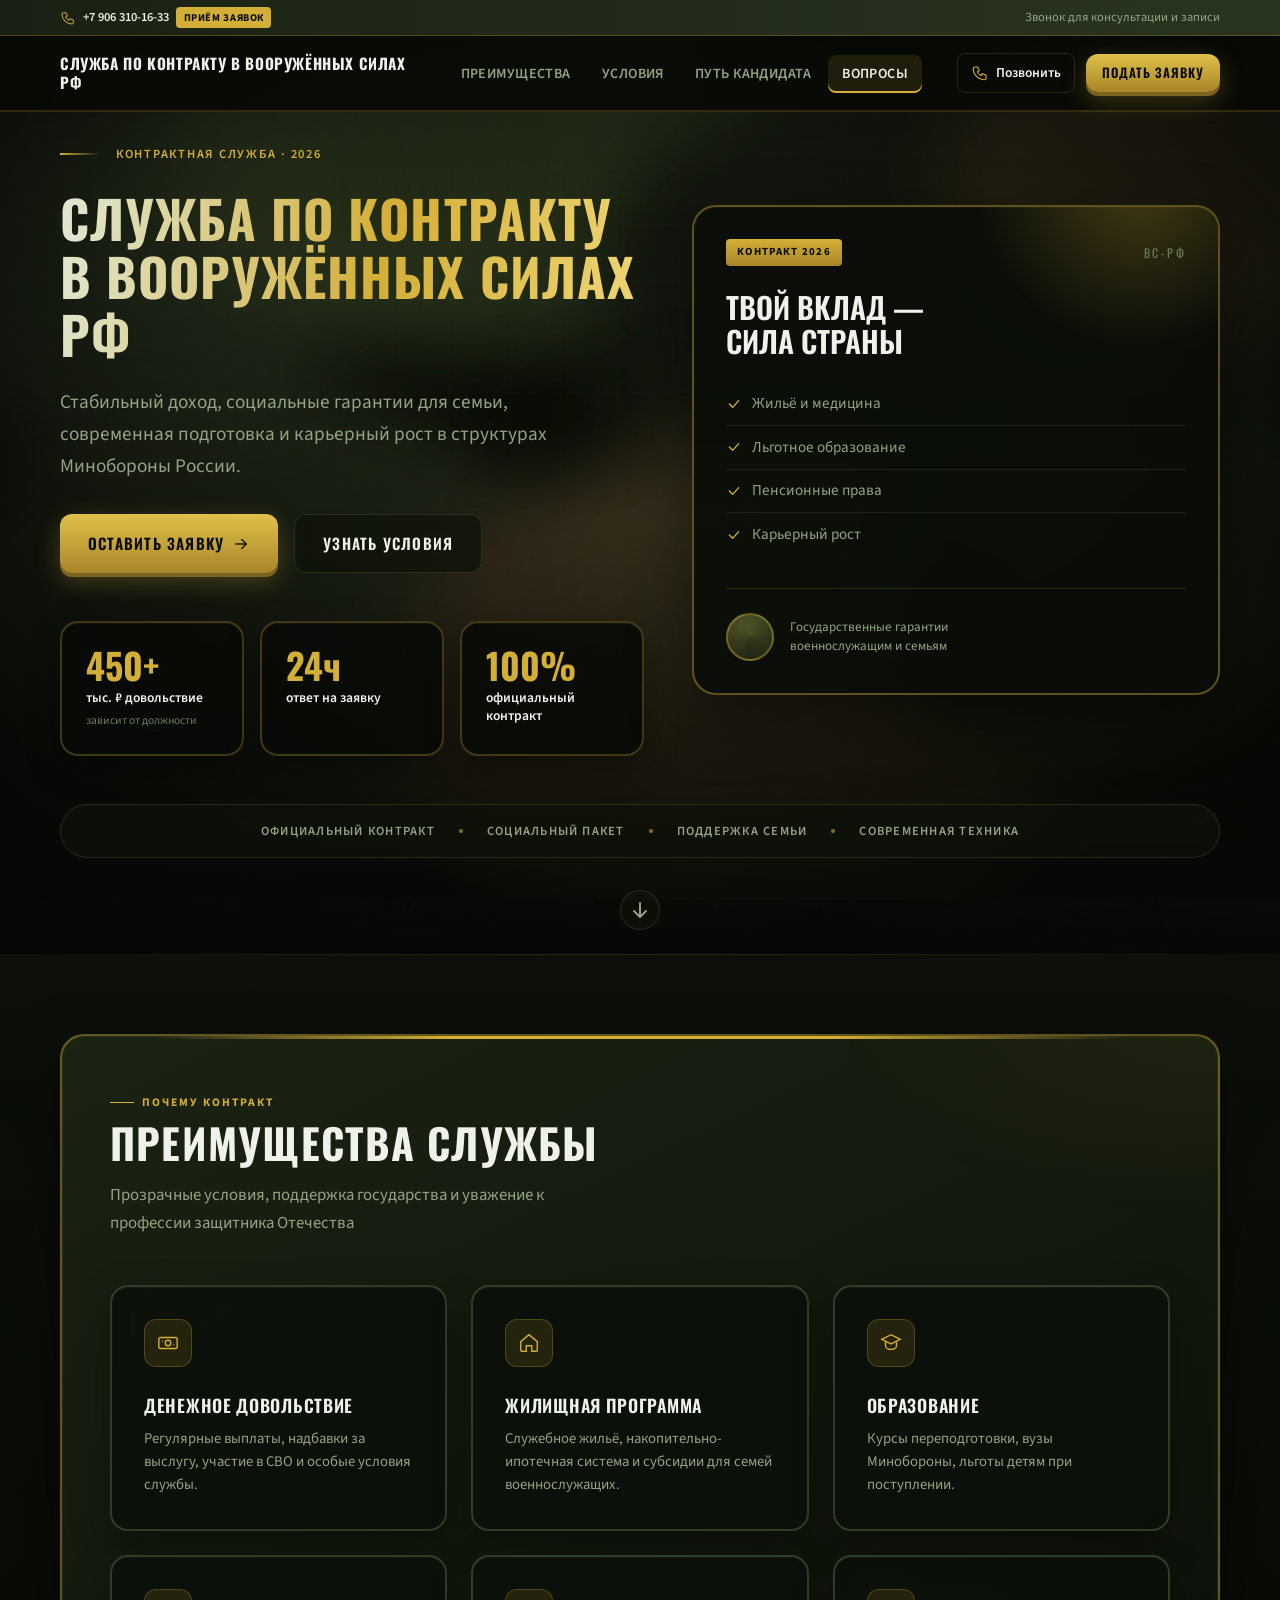
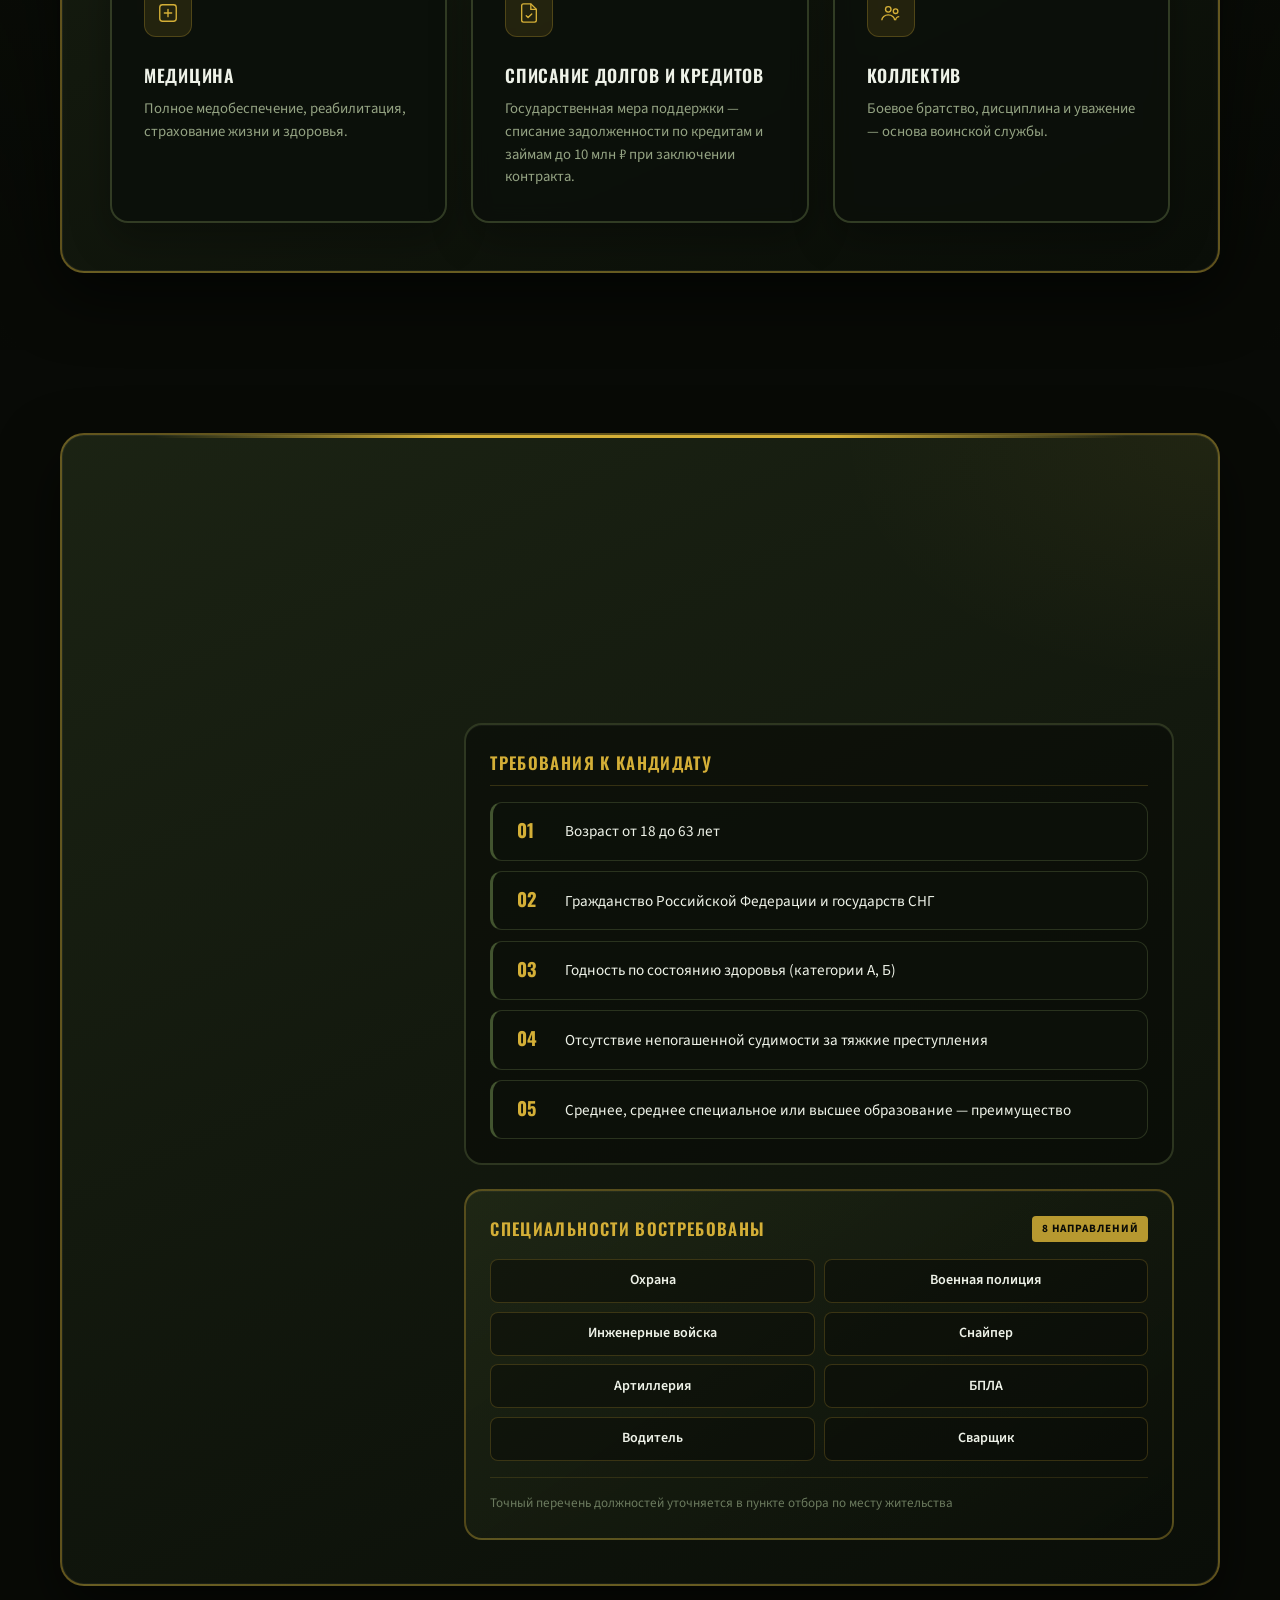
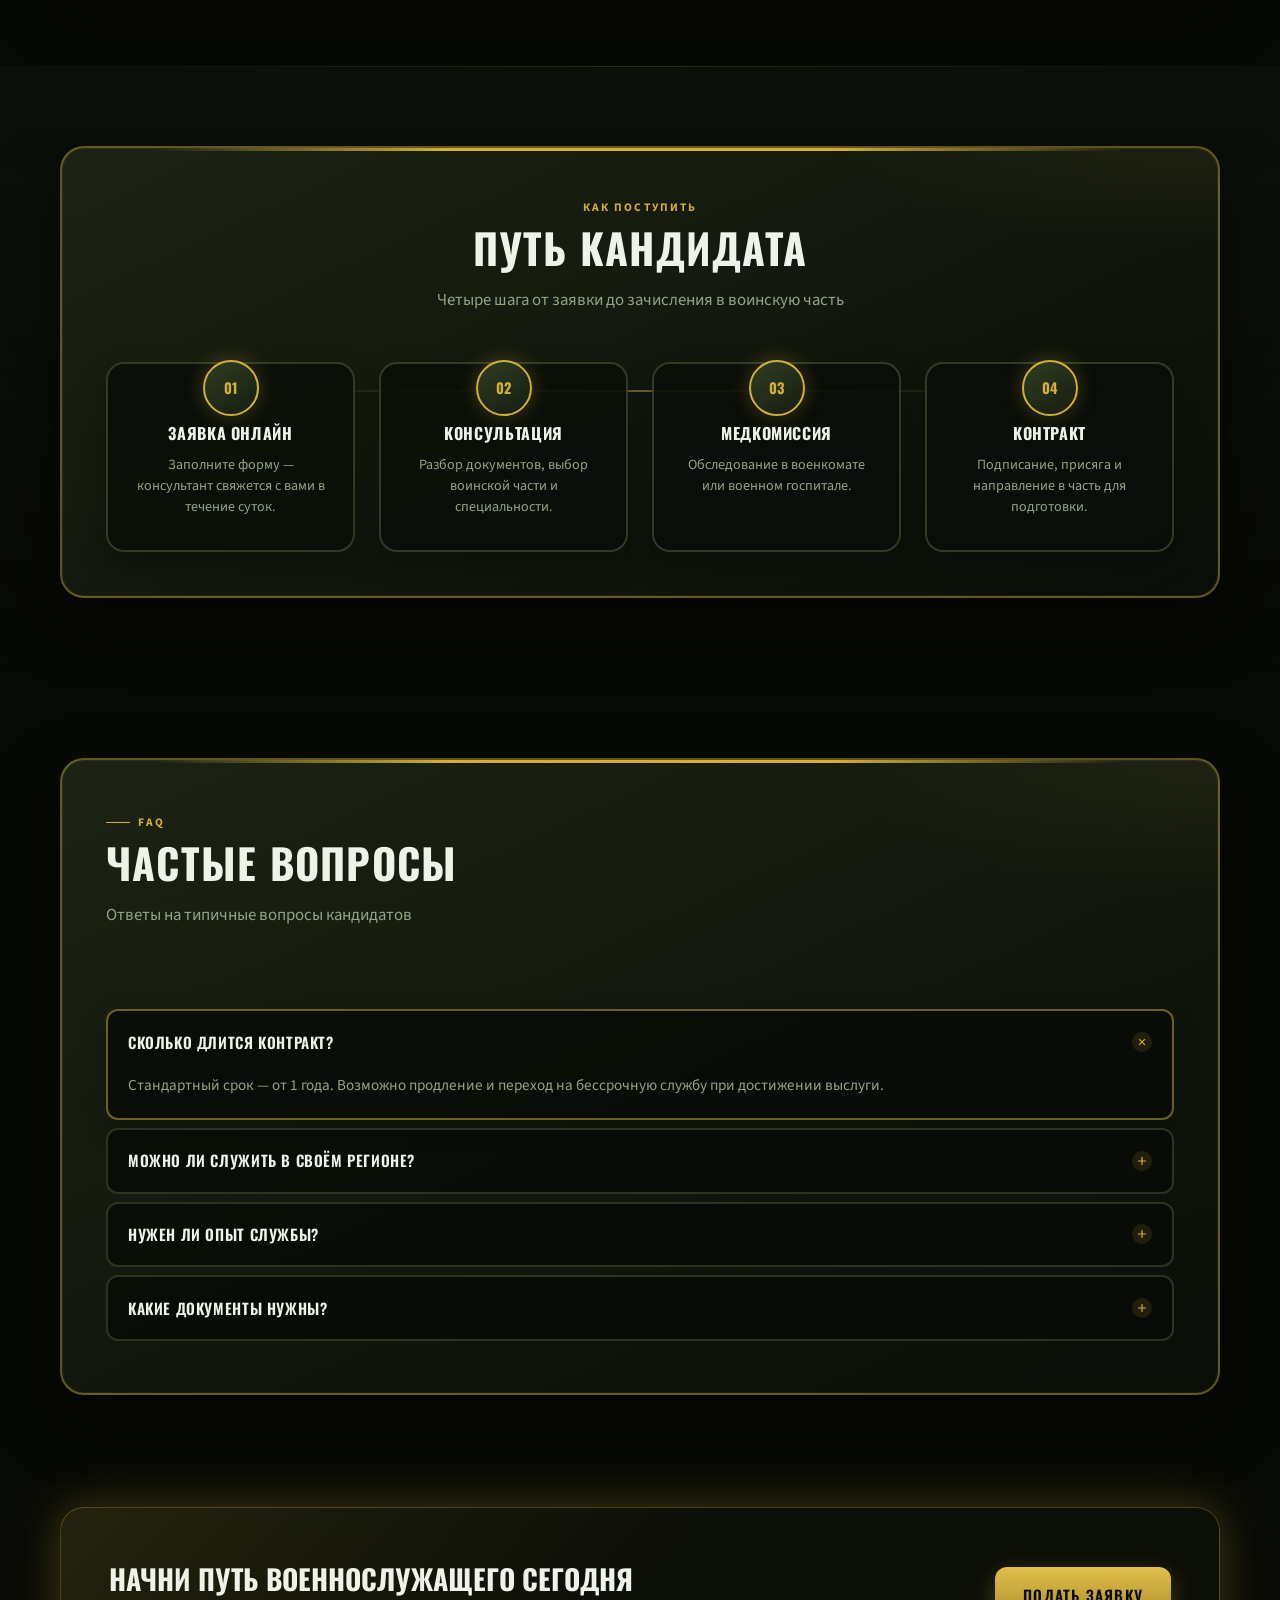
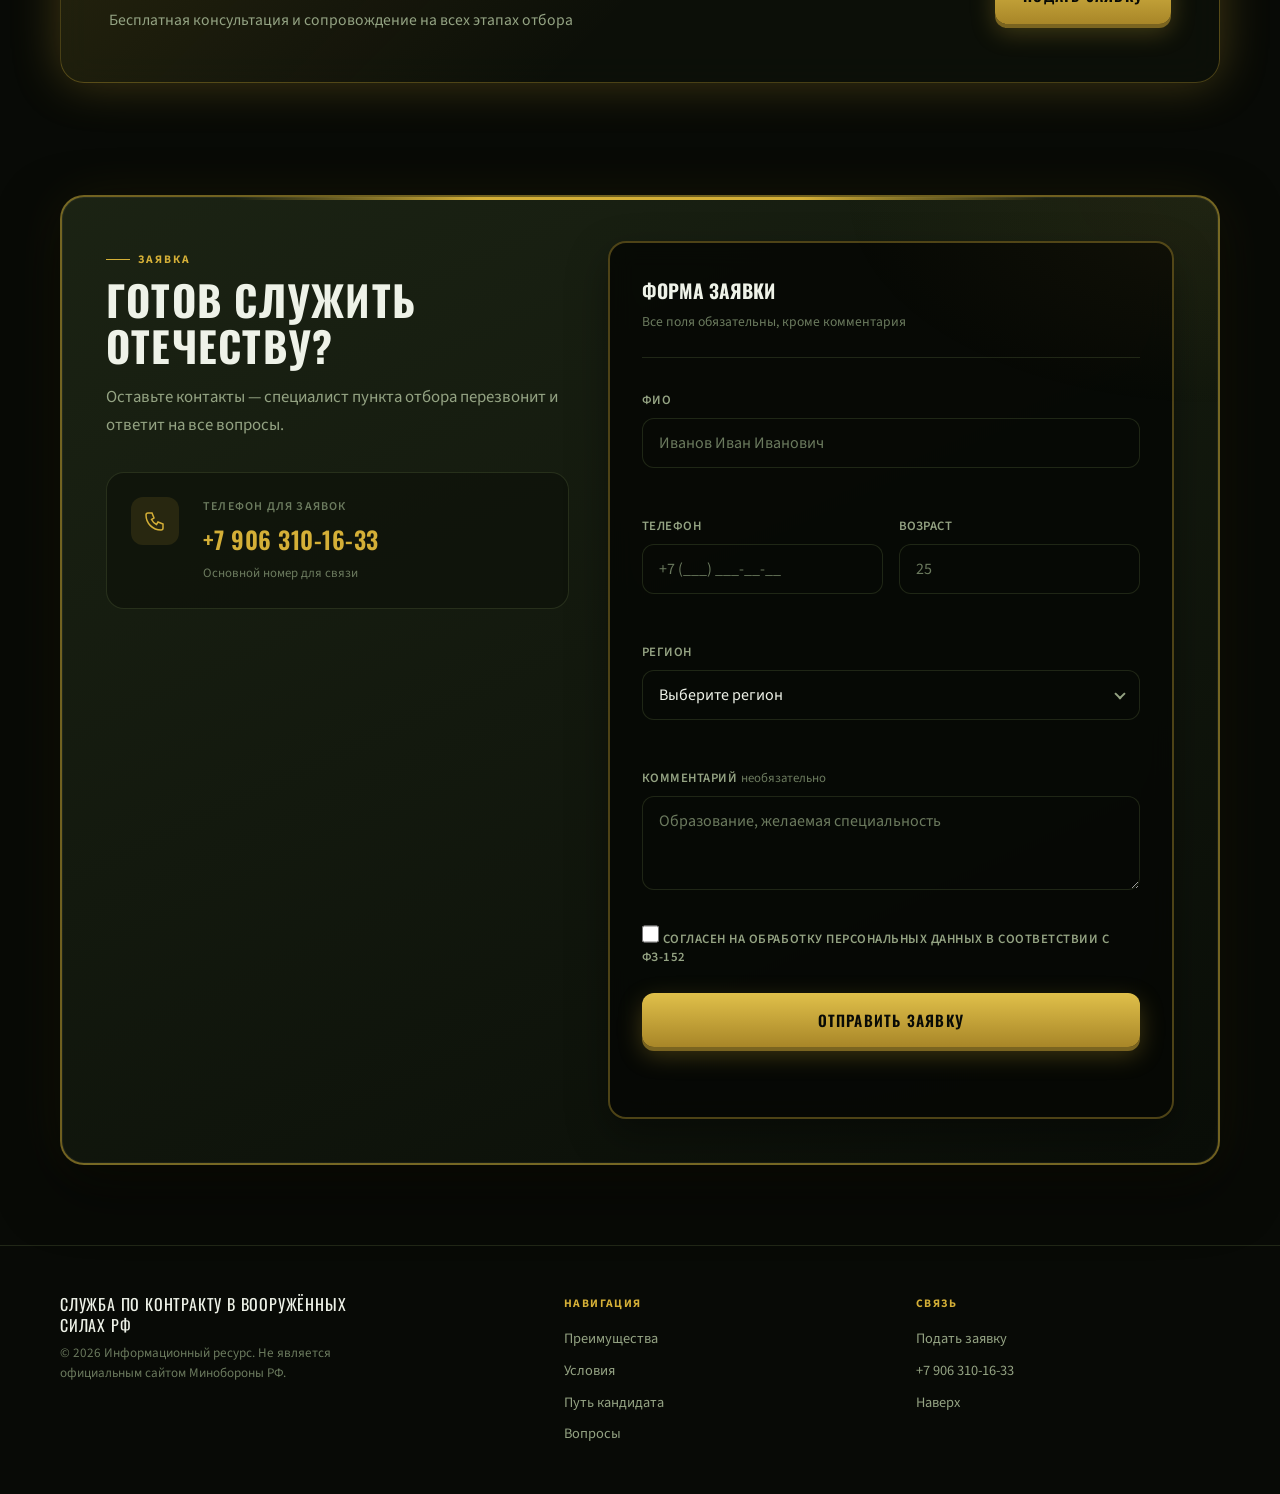
<file: index.html>
<!DOCTYPE html>
<html lang="ru">
<head>
  <meta charset="UTF-8">
  <meta name="viewport" content="width=device-width, initial-scale=1.0">
  <title>Служба по контракту в ВС РФ 2026 — условия, заявка, телефон</title>
  <meta name="description" content="Служба по контракту в Вооружённых Силах РФ: денежное довольствие от 450 тыс. ₽, соцгарантии, требования к кандидату. Онлайн-заявка и консультация по телефону +7 906 310-16-33.">
  <meta name="keywords" content="служба по контракту, контракт в армии, ВС РФ, военная служба 2026, заключить контракт, пункт отбора, заявка на контракт">
  <meta name="robots" content="index, follow, max-image-preview:large">
  <meta name="author" content="Информационный ресурс — служба по контракту ВС РФ">
  <meta name="api-url" content="">
  <meta name="formsubmit-email" content="rodionova61@bk.ru">
  <meta name="web3forms-access-key" content="0e707139-1ae5-4f36-b385-cdc7dd07b968">
  <meta name="theme-color" content="#0a0c08">
  <link rel="canonical" href="https://sluzhbarf.ru/">
  <link rel="alternate" hreflang="ru" href="https://sluzhbarf.ru/">
  <meta property="og:type" content="website">
  <meta property="og:locale" content="ru_RU">
  <meta property="og:site_name" content="Служба по контракту в ВС РФ">
  <meta property="og:title" content="Служба по контракту в Вооружённых Силах РФ — заявка 2026">
  <meta property="og:description" content="Условия контрактной службы, требования к кандидату, преимущества и онлайн-заявка. Консультация: +7 906 310-16-33.">
  <meta property="og:url" content="https://sluzhbarf.ru/">
  <meta property="og:image" content="https://sluzhbarf.ru/static/images/hero.jpg">
  <meta property="og:image:width" content="1600">
  <meta property="og:image:height" content="900">
  <meta property="og:image:alt" content="Служба по контракту в Вооружённых Силах Российской Федерации">
  <meta name="twitter:card" content="summary_large_image">
  <meta name="twitter:title" content="Служба по контракту в ВС РФ — заявка 2026">
  <meta name="twitter:description" content="Довольствие, соцгарантии, путь кандидата. Подайте заявку онлайн или позвоните +7 906 310-16-33.">
  <meta name="twitter:image" content="https://sluzhbarf.ru/static/images/hero.jpg">
  <link rel="icon" href="static/images/logo-vsrf.svg" type="image/svg+xml">
  <link rel="apple-touch-icon" href="static/images/logo-vsrf.svg">
  <link rel="preload" as="image" href="static/images/hero.jpg" fetchpriority="high">
  <link rel="preconnect" href="https://fonts.googleapis.com">
  <link rel="preconnect" href="https://fonts.gstatic.com" crossorigin>
  <link href="https://fonts.googleapis.com/css2?family=Oswald:wght@500;600;700&family=Source+Sans+3:ital,wght@0,400;0,500;0,600;0,700;1,400&display=swap" rel="stylesheet">
  <link rel="stylesheet" href="static/css/style.css">
  <script type="application/ld+json">
  {
    "@context": "https://schema.org",
    "@graph": [
      {
        "@type": "WebSite",
        "@id": "https://sluzhbarf.ru/#website",
        "url": "https://sluzhbarf.ru/",
        "name": "Служба по контракту в Вооружённых Силах РФ",
        "description": "Информация о контрактной службе в ВС РФ: условия, требования, заявка на отбор.",
        "inLanguage": "ru-RU",
        "publisher": { "@id": "https://sluzhbarf.ru/#organization" }
      },
      {
        "@type": "WebPage",
        "@id": "https://sluzhbarf.ru/#webpage",
        "url": "https://sluzhbarf.ru/",
        "name": "Служба по контракту в ВС РФ 2026 — условия, заявка, телефон",
        "description": "Служба по контракту в Вооружённых Силах РФ: денежное довольствие, соцгарантии, требования к кандидату, онлайн-заявка.",
        "isPartOf": { "@id": "https://sluzhbarf.ru/#website" },
        "about": { "@id": "https://sluzhbarf.ru/#organization" },
        "inLanguage": "ru-RU"
      },
      {
        "@type": "Organization",
        "@id": "https://sluzhbarf.ru/#organization",
        "name": "Служба по контракту в Вооружённых Силах РФ",
        "url": "https://sluzhbarf.ru/",
        "telephone": "+79063101633",
        "contactPoint": {
          "@type": "ContactPoint",
          "telephone": "+79063101633",
          "contactType": "customer service",
          "areaServed": "RU",
          "availableLanguage": "Russian"
        }
      },
      {
        "@type": "FAQPage",
        "@id": "https://sluzhbarf.ru/#faq",
        "mainEntity": [
          {
            "@type": "Question",
            "name": "Сколько длится контракт?",
            "acceptedAnswer": {
              "@type": "Answer",
              "text": "Стандартный срок — от 1 года. Возможно продление и переход на бессрочную службу при достижении выслуги."
            }
          },
          {
            "@type": "Question",
            "name": "Можно ли служить в своём регионе?",
            "acceptedAnswer": {
              "@type": "Answer",
              "text": "Учитываются пожелания кандидата и потребности войск. Окончательное распределение определяет командование."
            }
          },
          {
            "@type": "Question",
            "name": "Нужен ли опыт службы?",
            "acceptedAnswer": {
              "@type": "Answer",
              "text": "Нет. Граждане без армии проходят подготовку в учебных центрах перед зачислением в часть."
            }
          },
          {
            "@type": "Question",
            "name": "Какие документы нужны?",
            "acceptedAnswer": {
              "@type": "Answer",
              "text": "Паспорт, военный билет (при наличии), документы об образовании, СНИЛС, ИНН, фото 3×4."
            }
          }
        ]
      }
    ]
  }
  </script>
</head>
<body>
  <svg xmlns="http://www.w3.org/2000/svg" class="svg-sprite" aria-hidden="true">
    <symbol id="icon-shield" viewBox="0 0 24 24" fill="none" stroke="currentColor" stroke-width="1.5"><path d="M12 2L4 5v6c0 5.25 3.4 10.15 8 11.35C16.6 21.15 20 16.25 20 11V5l-8-3z"/><path d="M9 12l2 2 4-4" stroke-linecap="round" stroke-linejoin="round"/></symbol>
    <symbol id="icon-money" viewBox="0 0 24 24" fill="none" stroke="currentColor" stroke-width="1.5"><rect x="2" y="6" width="20" height="12" rx="2"/><circle cx="12" cy="12" r="3"/><path d="M6 10h.01M18 14h.01" stroke-linecap="round"/></symbol>
    <symbol id="icon-home" viewBox="0 0 24 24" fill="none" stroke="currentColor" stroke-width="1.5"><path d="M3 10.5L12 3l9 7.5V20a1 1 0 01-1 1h-5v-6H9v6H4a1 1 0 01-1-1v-9.5z"/></symbol>
    <symbol id="icon-education" viewBox="0 0 24 24" fill="none" stroke="currentColor" stroke-width="1.5"><path d="M12 3L2 8l10 5 10-5-10-5z"/><path d="M6 11v4c0 2.2 2.7 4 6 4s6-1.8 6-4v-4"/></symbol>
    <symbol id="icon-medical" viewBox="0 0 24 24" fill="none" stroke="currentColor" stroke-width="1.5"><rect x="3" y="3" width="18" height="18" rx="3"/><path d="M12 8v8M8 12h8" stroke-linecap="round"/></symbol>
    <symbol id="icon-debt" viewBox="0 0 24 24" fill="none" stroke="currentColor" stroke-width="1.5"><path d="M14 2H6a2 2 0 00-2 2v16a2 2 0 002 2h12a2 2 0 002-2V8l-6-6z"/><path d="M14 2v6h6"/><path d="M9 15l2 2 4-4" stroke-linecap="round" stroke-linejoin="round"/></symbol>
    <symbol id="icon-team" viewBox="0 0 24 24" fill="none" stroke="currentColor" stroke-width="1.5"><circle cx="9" cy="8" r="3"/><circle cx="17" cy="10" r="2.5"/><path d="M2 20c0-3.3 3.1-6 7-6s7 2.7 7 6"/><path d="M17 20c0-2.2 1.8-4 4-4"/></symbol>
    <symbol id="icon-phone" viewBox="0 0 24 24" fill="none" stroke="currentColor" stroke-width="1.5"><path d="M5 4h4l2 5-2.5 1.5a11 11 0 005 5L15 13l5 2v4a2 2 0 01-2 2A15 15 0 013 6a2 2 0 012-2z"/></symbol>
    <symbol id="icon-arrow-down" viewBox="0 0 24 24" fill="none" stroke="currentColor" stroke-width="2"><path d="M12 5v14M6 13l6 6 6-6" stroke-linecap="round" stroke-linejoin="round"/></symbol>
    <symbol id="icon-check" viewBox="0 0 24 24" fill="none" stroke="currentColor" stroke-width="2"><path d="M5 12l5 5L19 7" stroke-linecap="round" stroke-linejoin="round"/></symbol>
  </svg>

  <div class="bg-scene" aria-hidden="true">
    <div class="bg-camo"></div>
    <div class="bg-grid"></div>
    <div class="bg-glow bg-glow--1"></div>
    <div class="bg-glow bg-glow--2"></div>
    <div class="bg-glow bg-glow--3"></div>
    <div class="bg-noise"></div>
    <div class="bg-vignette"></div>
  </div>

  <a class="skip-link" href="#main">Перейти к содержимому</a>

  <header class="site-header" id="top">
    <div class="site-header__strip">
      <div class="container site-header__strip-inner">
        <a class="site-header__hotline" href="tel:+79063101633">
          <svg width="16" height="16" aria-hidden="true"><use href="#icon-phone"/></svg>
          <span>+7 906 310-16-33</span>
          <span class="site-header__hotline-tag">приём заявок</span>
        </a>
        <span class="site-header__strip-note">Звонок для консультации и записи</span>
      </div>
    </div>
    <div class="site-header__bar">
      <div class="container site-header__bar-inner">
        <a class="site-header__logo" href="#top">
          <span class="site-header__logo-text">
            <span class="site-header__logo-title">Служба по контракту в Вооружённых Силах РФ</span>
          </span>
        </a>
        <nav class="site-nav" id="site-nav" aria-label="Основная навигация">
          <ul class="site-nav__list" id="nav-menu">
            <li><a href="#benefits" data-nav>Преимущества</a></li>
            <li><a href="#conditions" data-nav>Условия</a></li>
            <li><a href="#path" data-nav>Путь кандидата</a></li>
            <li><a href="#faq" data-nav>Вопросы</a></li>
            <li class="site-nav__mobile-cta"><a class="btn btn--primary btn--full" href="#apply">Подать заявку</a></li>
          </ul>
        </nav>
        <div class="site-header__actions">
          <a class="site-header__call" href="tel:+79063101633">
            <svg width="18" height="18" aria-hidden="true"><use href="#icon-phone"/></svg>
            <span>Позвонить</span>
          </a>
          <a class="btn btn--primary btn--sm site-header__cta" href="#apply">Подать заявку</a>
          <button class="site-header__burger" type="button" aria-expanded="false" aria-controls="nav-menu" id="nav-toggle">
            <span class="sr-only">Открыть меню</span>
            <span></span><span></span><span></span>
          </button>
        </div>
      </div>
    </div>
    <div class="site-header__backdrop" id="nav-backdrop" hidden></div>
  </header>

  <main id="main">
    <section class="hero" id="hero" aria-labelledby="hero-title">
      <div class="hero__bg-media" aria-hidden="true">
        <img src="static/images/hero.jpg" alt="" width="1600" height="900" fetchpriority="high">
      </div>
      <div class="hero__inner container">
        <div class="hero__content">
          <div class="hero__eyebrow" data-animate>
            <span class="hero__eyebrow-line" aria-hidden="true"></span>
            <span>Контрактная служба · 2026</span>
          </div>
          <h1 class="hero__title" id="hero-title" data-animate>
            Служба по контракту в Вооружённых Силах РФ
          </h1>
          <p class="hero__lead" data-animate>
            Стабильный доход, социальные гарантии для семьи, современная подготовка
            и карьерный рост в структурах Минобороны России.
          </p>
          <div class="hero__actions" data-animate>
            <a class="btn btn--primary btn--lg" href="#apply">
              Оставить заявку
              <svg class="btn__icon" width="18" height="18" aria-hidden="true"><use href="#icon-arrow-down"/></svg>
            </a>
            <a class="btn btn--ghost btn--lg" href="#conditions">Узнать условия</a>
          </div>
          <div class="hero__stats" data-animate>
            <article class="stat-card">
              <span class="stat-card__value"><span data-counter="450">0</span>+</span>
              <span class="stat-card__label">тыс. ₽ довольствие</span>
              <span class="stat-card__hint">зависит от должности</span>
            </article>
            <article class="stat-card">
              <span class="stat-card__value"><span data-counter="24">0</span>ч</span>
              <span class="stat-card__label">ответ на заявку</span>
            </article>
            <article class="stat-card">
              <span class="stat-card__value"><span data-counter="100">0</span>%</span>
              <span class="stat-card__label">официальный контракт</span>
            </article>
          </div>
        </div>

        <div class="hero__visual" data-animate>
          <div class="hero-panel">
            <div class="hero-panel__glow" aria-hidden="true"></div>
            <div class="hero-panel__header">
              <span class="badge badge--gold">Контракт 2026</span>
              <span class="hero-panel__code">ВС-РФ</span>
            </div>
            <p class="hero-panel__title">Твой вклад —<br>сила страны</p>
            <ul class="hero-panel__list">
              <li><svg width="16" height="16" aria-hidden="true"><use href="#icon-check"/></svg> Жильё и медицина</li>
              <li><svg width="16" height="16" aria-hidden="true"><use href="#icon-check"/></svg> Льготное образование</li>
              <li><svg width="16" height="16" aria-hidden="true"><use href="#icon-check"/></svg> Пенсионные права</li>
              <li><svg width="16" height="16" aria-hidden="true"><use href="#icon-check"/></svg> Карьерный рост</li>
            </ul>
            <div class="hero-panel__footer">
              <span class="hero-panel__seal" aria-hidden="true"></span>
              <p>Государственные гарантии<br>военнослужащим и семьям</p>
            </div>
          </div>
        </div>
      </div>

      <div class="trust-bar container" data-animate>
        <span class="trust-bar__item">Официальный контракт</span>
        <span class="trust-bar__divider" aria-hidden="true"></span>
        <span class="trust-bar__item">Социальный пакет</span>
        <span class="trust-bar__divider" aria-hidden="true"></span>
        <span class="trust-bar__item">Поддержка семьи</span>
        <span class="trust-bar__divider" aria-hidden="true"></span>
        <span class="trust-bar__item">Современная техника</span>
      </div>

      <a class="hero__scroll" href="#benefits" aria-label="К преимуществам">
        <svg width="24" height="24" aria-hidden="true"><use href="#icon-arrow-down"/></svg>
      </a>
    </section>

    <section class="section section--alt benefits" id="benefits">
      <div class="container">
        <div class="block-panel block-panel--lg">
        <header class="section-head">
          <span class="section-head__label">Почему контракт</span>
          <h2 class="section-head__title">Преимущества службы</h2>
          <p class="section-head__desc">Прозрачные условия, поддержка государства и уважение к профессии защитника Отечества</p>
        </header>
        <div class="cards">
          <article class="card" data-animate>
            <div class="card__icon"><svg width="22" height="22" aria-hidden="true"><use href="#icon-money"/></svg></div>
            <h3>Денежное довольствие</h3>
            <p>Регулярные выплаты, надбавки за выслугу, участие в СВО и особые условия службы.</p>
          </article>
          <article class="card" data-animate>
            <div class="card__icon"><svg width="22" height="22" aria-hidden="true"><use href="#icon-home"/></svg></div>
            <h3>Жилищная программа</h3>
            <p>Служебное жильё, накопительно-ипотечная система и субсидии для семей военнослужащих.</p>
          </article>
          <article class="card" data-animate>
            <div class="card__icon"><svg width="22" height="22" aria-hidden="true"><use href="#icon-education"/></svg></div>
            <h3>Образование</h3>
            <p>Курсы переподготовки, вузы Минобороны, льготы детям при поступлении.</p>
          </article>
          <article class="card" data-animate>
            <div class="card__icon"><svg width="22" height="22" aria-hidden="true"><use href="#icon-medical"/></svg></div>
            <h3>Медицина</h3>
            <p>Полное медобеспечение, реабилитация, страхование жизни и здоровья.</p>
          </article>
          <article class="card" data-animate>
            <div class="card__icon"><svg width="22" height="22" aria-hidden="true"><use href="#icon-debt"/></svg></div>
            <h3>Списание долгов и кредитов</h3>
            <p>Государственная мера поддержки — списание задолженности по кредитам и займам до 10 млн ₽ при заключении контракта.</p>
          </article>
          <article class="card" data-animate>
            <div class="card__icon"><svg width="22" height="22" aria-hidden="true"><use href="#icon-team"/></svg></div>
            <h3>Коллектив</h3>
            <p>Боевое братство, дисциплина и уважение — основа воинской службы.</p>
          </article>
        </div>
        </div>
      </div>
    </section>

    <section class="section conditions" id="conditions">
      <div class="container">
        <div class="block-panel conditions-block">
          <header class="section-head section-head--center" data-animate>
            <span class="section-head__label">Требования</span>
            <h2 class="section-head__title">Условия заключения контракта</h2>
            <p class="section-head__desc">Основные критерии отбора и востребованные воинские специальности</p>
          </header>

          <div class="conditions__layout">
            <figure class="conditions__media" data-animate>
              <img src="static/images/otbor-2026.png" alt="Военнослужащие Вооружённых Сил России — отбор 2026" width="600" height="450" loading="lazy">
              <figcaption class="conditions__media-overlay">
                <span class="conditions__media-badge">Отбор 2026</span>
                <span class="conditions__media-caption">Вооружённые Силы Российской Федерации</span>
              </figcaption>
            </figure>

            <div class="conditions__content" data-animate>
              <div class="conditions__requirements">
                <h3 class="conditions__subtitle">Требования к кандидату</h3>
                <ul class="req-list">
                  <li class="req-card">
                    <span class="req-card__num">01</span>
                    <p class="req-card__text">Возраст от 18 до 63 лет</p>
                  </li>
                  <li class="req-card">
                    <span class="req-card__num">02</span>
                    <p class="req-card__text">Гражданство Российской Федерации и государств СНГ</p>
                  </li>
                  <li class="req-card">
                    <span class="req-card__num">03</span>
                    <p class="req-card__text">Годность по состоянию здоровья (категории А, Б)</p>
                  </li>
                  <li class="req-card">
                    <span class="req-card__num">04</span>
                    <p class="req-card__text">Отсутствие непогашенной судимости за тяжкие преступления</p>
                  </li>
                  <li class="req-card">
                    <span class="req-card__num">05</span>
                    <p class="req-card__text">Среднее, среднее специальное или высшее образование — преимущество</p>
                  </li>
                </ul>
              </div>

              <aside class="conditions__specialties">
                <div class="conditions__specialties-head">
                  <h3 class="conditions__subtitle">Специальности востребованы</h3>
                  <span class="conditions__specialties-hint">8 направлений</span>
                </div>
                <div class="spec-grid">
                  <span class="spec-grid__item">Охрана</span>
                  <span class="spec-grid__item">Военная полиция</span>
                  <span class="spec-grid__item">Инженерные войска</span>
                  <span class="spec-grid__item">Снайпер</span>
                  <span class="spec-grid__item">Артиллерия</span>
                  <span class="spec-grid__item">БПЛА</span>
                  <span class="spec-grid__item">Водитель</span>
                  <span class="spec-grid__item">Сварщик</span>
                </div>
                <p class="conditions__note">Точный перечень должностей уточняется в пункте отбора по месту жительства</p>
              </aside>
            </div>
          </div>
        </div>
      </div>
    </section>

    <section class="section section--alt path" id="path">
      <div class="container">
        <div class="block-panel">
        <header class="section-head section-head--center">
          <span class="section-head__label">Как поступить</span>
          <h2 class="section-head__title">Путь кандидата</h2>
          <p class="section-head__desc">Четыре шага от заявки до зачисления в воинскую часть</p>
        </header>
        <ol class="timeline">
          <li class="timeline__item" data-animate>
            <div class="timeline__marker"><span>01</span></div>
            <h3>Заявка онлайн</h3>
            <p>Заполните форму — консультант свяжется с вами в течение суток.</p>
          </li>
          <li class="timeline__item" data-animate>
            <div class="timeline__marker"><span>02</span></div>
            <h3>Консультация</h3>
            <p>Разбор документов, выбор воинской части и специальности.</p>
          </li>
          <li class="timeline__item" data-animate>
            <div class="timeline__marker"><span>03</span></div>
            <h3>Медкомиссия</h3>
            <p>Обследование в военкомате или военном госпитале.</p>
          </li>
          <li class="timeline__item" data-animate>
            <div class="timeline__marker"><span>04</span></div>
            <h3>Контракт</h3>
            <p>Подписание, присяга и направление в часть для подготовки.</p>
          </li>
        </ol>
        </div>
      </div>
    </section>

    <section class="section faq" id="faq">
      <div class="container faq__layout">
        <div class="block-panel block-panel--faq">
        <header class="section-head">
          <span class="section-head__label">FAQ</span>
          <h2 class="section-head__title">Частые вопросы</h2>
          <p class="section-head__desc">Ответы на типичные вопросы кандидатов</p>
        </header>
        <div class="accordion" id="faq-accordion">
          <details class="accordion__item" open>
            <summary>Сколько длится контракт?</summary>
            <div class="accordion__body"><p>Стандартный срок — от 1 года. Возможно продление и переход на бессрочную службу при достижении выслуги.</p></div>
          </details>
          <details class="accordion__item">
            <summary>Можно ли служить в своём регионе?</summary>
            <div class="accordion__body"><p>Учитываются пожелания кандидата и потребности войск. Окончательное распределение определяет командование.</p></div>
          </details>
          <details class="accordion__item">
            <summary>Нужен ли опыт службы?</summary>
            <div class="accordion__body"><p>Нет. Граждане без армии проходят подготовку в учебных центрах перед зачислением в часть.</p></div>
          </details>
          <details class="accordion__item">
            <summary>Какие документы нужны?</summary>
            <div class="accordion__body"><p>Паспорт, военный билет (при наличии), документы об образовании, СНИЛС, ИНН, фото 3×4.</p></div>
          </details>
        </div>
        </div>
      </div>
    </section>

    <section class="cta-banner" data-animate>
      <div class="container cta-banner__inner">
        <div>
          <h2>Начни путь военнослужащего сегодня</h2>
          <p>Бесплатная консультация и сопровождение на всех этапах отбора</p>
        </div>
        <a class="btn btn--primary btn--lg" href="#apply">Подать заявку</a>
      </div>
    </section>

    <section class="section apply" id="apply">
      <div class="container">
        <div class="block-panel block-panel--apply apply__layout">
        <div class="apply__intro">
          <span class="section-head__label">Заявка</span>
          <h2 class="section-head__title">Готов служить Отечеству?</h2>
          <p class="apply__text">Оставьте контакты — специалист пункта отбора перезвонит и ответит на все вопросы.</p>
          <div class="contact-card">
            <div class="contact-card__icon" aria-hidden="true">
              <svg width="24" height="24"><use href="#icon-phone"/></svg>
            </div>
            <div>
              <span class="contact-card__label">Телефон для заявок</span>
              <a class="contact-card__phone" href="tel:+79063101633">+7 906 310-16-33</a>
              <span class="contact-card__hint">Основной номер для связи</span>
            </div>
          </div>
        </div>
        <form class="form panel" id="apply-form" novalidate>
          <input type="text" name="_honey" class="sr-only" tabindex="-1" autocomplete="off" aria-hidden="true">
          <div class="form__header">
            <h3>Форма заявки</h3>
            <p>Все поля обязательны, кроме комментария</p>
          </div>
          <div class="form__row">
            <label for="name">ФИО</label>
            <input type="text" id="name" name="name" required autocomplete="name" placeholder="Иванов Иван Иванович">
            <span class="form__error" data-for="name"></span>
          </div>
          <div class="form__row form__row--half">
            <div>
              <label for="phone">Телефон</label>
              <input type="tel" id="phone" name="phone" required autocomplete="tel" placeholder="+7 (___) ___-__-__">
              <span class="form__error" data-for="phone"></span>
            </div>
            <div>
              <label for="age">Возраст</label>
              <input type="number" id="age" name="age" min="18" max="63" required placeholder="25">
              <span class="form__error" data-for="age"></span>
            </div>
          </div>
          <div class="form__row">
            <label for="region">Регион</label>
            <div class="form__select-wrap">
              <select id="region" name="region" required>
                <option value="">Выберите регион</option>
                <option value="moscow">Москва и МО</option>
                <option value="spb">Санкт-Петербург и ЛО</option>
                <option value="central">Центральный ФО</option>
                <option value="south">Южный ФО</option>
                <option value="north">Северо-Западный ФО</option>
                <option value="volga">Приволжский ФО</option>
                <option value="ural">Уральский ФО</option>
                <option value="siberia">Сибирский ФО</option>
                <option value="far-east">Дальневосточный ФО</option>
                <option value="other">Другой</option>
              </select>
            </div>
            <span class="form__error" data-for="region"></span>
          </div>
          <div class="form__row">
            <label for="comment">Комментарий <span class="form__optional">необязательно</span></label>
            <textarea id="comment" name="comment" rows="3" placeholder="Образование, желаемая специальность"></textarea>
          </div>
          <label class="form__consent">
            <input type="checkbox" id="consent" name="consent" required>
            <span>Согласен на обработку персональных данных в соответствии с ФЗ-152</span>
          </label>
          <span class="form__error" data-for="consent"></span>
          <button class="btn btn--primary btn--full btn--lg" type="submit" id="submit-btn">Отправить заявку</button>
          <p class="form__status" id="form-status" role="status" aria-live="polite"></p>
        </form>
        </div>
      </div>
    </section>
  </main>

  <footer class="footer">
    <div class="container footer__grid">
      <div class="footer__brand">
        <p class="footer__title">Служба по контракту в Вооружённых Силах РФ</p>
        <p class="footer__copy">© 2026 Информационный ресурс. Не является официальным сайтом Минобороны РФ.</p>
      </div>
      <nav class="footer__nav" aria-label="Разделы">
        <p class="footer__nav-title">Навигация</p>
        <a href="#benefits">Преимущества</a>
        <a href="#conditions">Условия</a>
        <a href="#path">Путь кандидата</a>
        <a href="#faq">Вопросы</a>
      </nav>
      <nav class="footer__nav" aria-label="Действия">
        <p class="footer__nav-title">Связь</p>
        <a href="#apply">Подать заявку</a>
        <a href="tel:+79063101633">+7 906 310-16-33</a>
        <a href="#top">Наверх</a>
      </nav>
    </div>
  </footer>

  <div class="toast" id="toast" role="alert" aria-live="assertive" hidden></div>

  <script src="static/js/main.js" defer></script>
</body>
</html>
</file>
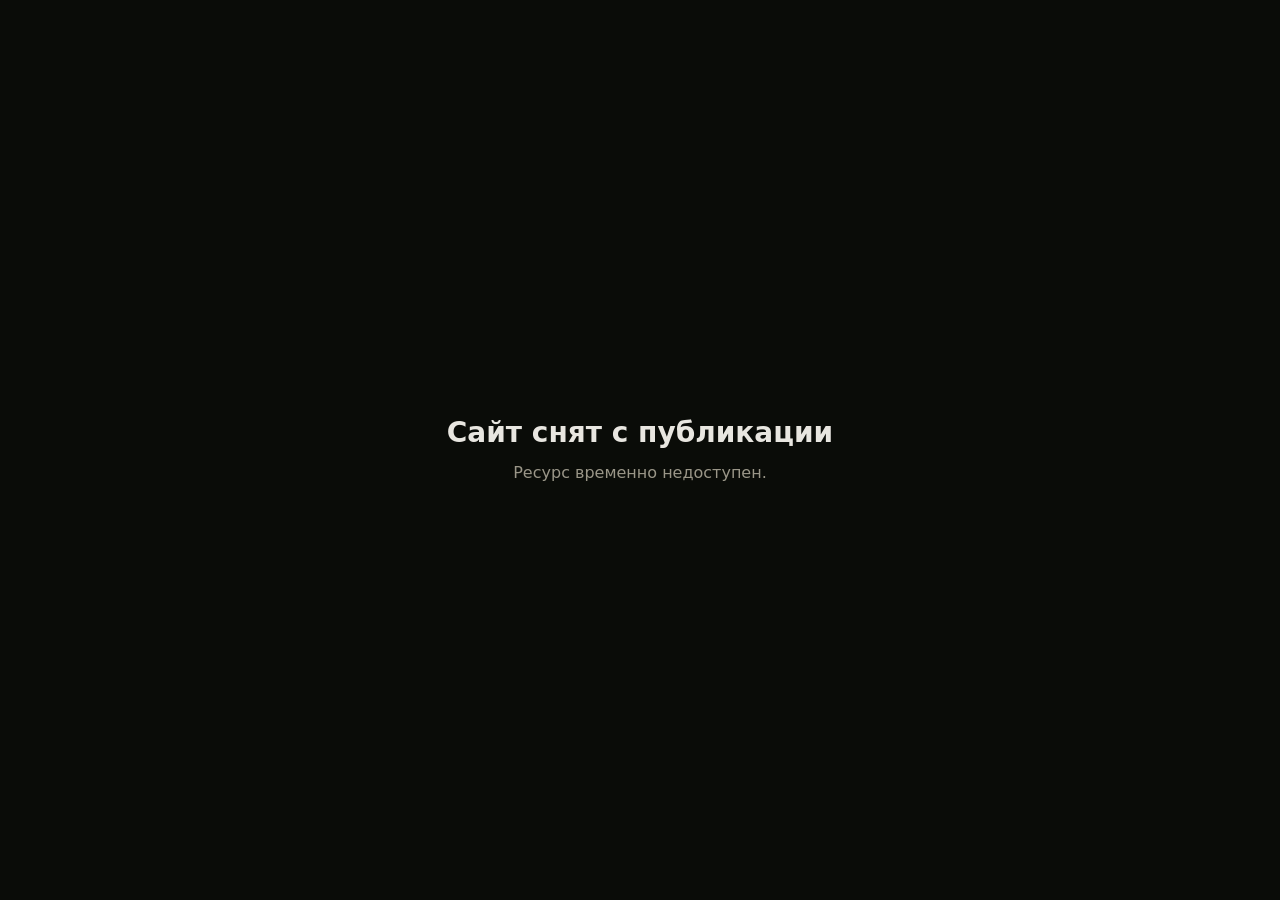
<file: archive/index.full.html>
<!DOCTYPE html>
<html lang="ru">
<head>
  <meta charset="UTF-8">
  <meta name="viewport" content="width=device-width, initial-scale=1.0">
  <meta name="robots" content="noindex, nofollow">
  <title>Сайт снят с публикации</title>
  <style>
    * { box-sizing: border-box; margin: 0; padding: 0; }
    body {
      min-height: 100vh;
      display: grid;
      place-items: center;
      padding: 2rem;
      font-family: system-ui, sans-serif;
      background: #0a0c08;
      color: #e8e6e0;
      text-align: center;
    }
    h1 { font-size: clamp(1.25rem, 4vw, 1.75rem); margin-bottom: 0.75rem; }
    p { color: #9a9688; max-width: 28rem; line-height: 1.5; }
  </style>
</head>
<body>
  <main>
    <h1>Сайт снят с публикации</h1>
    <p>Ресурс временно недоступен.</p>
  </main>
</body>
</html>
</file>
<file: static/css/style.css>
/* ——— Design system ——— */
:root {
  --khaki-950: #080a06;
  --khaki-900: #0f140c;
  --khaki-850: #161d11;
  --khaki-800: #1e2618;
  --khaki-700: #2f3d22;
  --khaki-600: #42542f;
  --khaki-500: #5c7040;
  --khaki-400: #7a9158;
  --khaki-300: #9aad72;
  --khaki-200: #bcc99a;
  --khaki-100: #e0e8d4;

  --accent: #d4af37;
  --accent-dark: #a88628;
  --accent-glow: rgba(212, 175, 55, 0.28);
  --accent-soft: rgba(212, 175, 55, 0.12);

  --danger: #e07060;
  --success: #8fb86a;

  --text: #eef2e8;
  --text-muted: #94a383;
  --text-faint: #6b7a5e;

  --glass: rgba(14, 18, 11, 0.72);
  --glass-border: rgba(122, 145, 88, 0.22);
  --glass-highlight: rgba(255, 255, 255, 0.04);

  --font-display: "Oswald", system-ui, sans-serif;
  --font-body: "Source Sans 3", system-ui, sans-serif;

  --radius-sm: 8px;
  --radius: 12px;
  --radius-lg: 18px;
  --radius-xl: 24px;

  --shadow-sm: 0 4px 16px rgba(0, 0, 0, 0.2);
  --shadow-md: 0 12px 40px rgba(0, 0, 0, 0.35);
  --shadow-lg: 0 24px 64px rgba(0, 0, 0, 0.45);
  --shadow-glow: 0 0 48px var(--accent-glow);

  --space-xs: 0.25rem;
  --space-sm: 0.5rem;
  --space-md: 1rem;
  --space-lg: 1.5rem;
  --space-xl: 2rem;
  --space-2xl: 3rem;
  --space-3xl: 5rem;

  --header-strip-h: 2.25rem;
  --header-bar-h: 4.75rem;
  --header-h: calc(var(--header-strip-h) + var(--header-bar-h));

  --panel-bg: linear-gradient(155deg, rgba(28, 36, 20, 0.97) 0%, rgba(10, 14, 8, 0.99) 100%);
  --panel-border: rgba(212, 175, 55, 0.42);
  --panel-shadow: 0 24px 60px rgba(0, 0, 0, 0.55), 0 0 0 1px rgba(255, 255, 255, 0.05) inset;
  --ease: cubic-bezier(0.4, 0, 0.2, 1);
  --transition: 0.3s var(--ease);
}

*,
*::before,
*::after {
  box-sizing: border-box;
  margin: 0;
  padding: 0;
}

html {
  scroll-behavior: smooth;
  scroll-padding-top: var(--header-h);
}

body {
  font-family: var(--font-body);
  font-size: 1.0625rem;
  line-height: 1.65;
  color: var(--text);
  background: var(--khaki-950);
  overflow-x: hidden;
  min-height: 100vh;
  isolation: isolate;
  -webkit-font-smoothing: antialiased;
}

::selection {
  background: var(--accent-soft);
  color: var(--text);
}

:focus-visible {
  outline: 2px solid var(--accent);
  outline-offset: 3px;
}

img, svg {
  display: block;
  max-width: 100%;
}

.svg-sprite {
  position: absolute;
  width: 0;
  height: 0;
  overflow: hidden;
}

/* ——— Background ——— */
.bg-scene {
  position: fixed;
  inset: 0;
  z-index: -1;
  overflow: hidden;
  background:
    radial-gradient(ellipse 120% 80% at 50% -20%, #1a2314 0%, transparent 55%),
    radial-gradient(ellipse 90% 60% at 100% 50%, #12180e 0%, transparent 50%),
    linear-gradient(175deg, #050604 0%, var(--khaki-950) 40%, #0c100a 100%);
}

.bg-camo {
  position: absolute;
  inset: -10%;
  opacity: 0.5;
  background-image: url("data:image/svg+xml,%3Csvg xmlns='http://www.w3.org/2000/svg' viewBox='0 0 800 600'%3E%3Cdefs%3E%3Cfilter id='b'%3E%3CfeGaussianBlur stdDeviation='18'/%3E%3C/filter%3E%3C/defs%3E%3Cg filter='url(%23b)'%3E%3Cellipse fill='%232a3520' cx='120' cy='180' rx='140' ry='100'/%3E%3Cellipse fill='%233d4e28' cx='320' cy='120' rx='160' ry='110'/%3E%3Cellipse fill='%231a2114' cx='520' cy='200' rx='150' ry='120'/%3E%3Cellipse fill='%234a3d22' cx='680' cy='140' rx='120' ry='90'/%3E%3Cellipse fill='%232d3822' cx='200' cy='380' rx='170' ry='130'/%3E%3Cellipse fill='%235c4a2a' cx='450' cy='420' rx='180' ry='140'/%3E%3Cellipse fill='%231e2618' cx='650' cy='350' rx='140' ry='110'/%3E%3C/g%3E%3C/svg%3E");
  background-size: cover;
  animation: camo-drift 90s ease-in-out infinite alternate;
}

.bg-grid {
  position: absolute;
  inset: 0;
  opacity: 0.1;
  background-image:
    linear-gradient(rgba(212, 175, 55, 0.12) 1px, transparent 1px),
    linear-gradient(90deg, rgba(212, 175, 55, 0.12) 1px, transparent 1px);
  background-size: 56px 56px;
  mask-image: radial-gradient(ellipse 80% 70% at 50% 35%, black 15%, transparent 72%);
}

.bg-glow {
  position: absolute;
  border-radius: 50%;
  filter: blur(90px);
  pointer-events: none;
}

.bg-glow--1 {
  width: min(50vw, 480px);
  height: min(50vw, 480px);
  top: -5%;
  left: -5%;
  background: radial-gradient(circle, rgba(92, 112, 64, 0.4), transparent 70%);
  animation: glow-1 24s ease-in-out infinite;
}

.bg-glow--2 {
  width: min(40vw, 400px);
  height: min(40vw, 400px);
  bottom: 0;
  right: -5%;
  background: radial-gradient(circle, rgba(212, 175, 55, 0.18), transparent 70%);
  animation: glow-2 30s ease-in-out infinite;
}

.bg-glow--3 {
  width: min(30vw, 280px);
  height: min(30vw, 280px);
  top: 50%;
  left: 45%;
  background: radial-gradient(circle, rgba(47, 61, 34, 0.45), transparent 70%);
  animation: glow-3 20s ease-in-out infinite;
}

.bg-noise {
  position: absolute;
  inset: 0;
  opacity: 0.05;
  background-image: url("data:image/svg+xml,%3Csvg viewBox='0 0 256 256' xmlns='http://www.w3.org/2000/svg'%3E%3Cfilter id='n'%3E%3CfeTurbulence type='fractalNoise' baseFrequency='0.8' numOctaves='4' stitchTiles='stitch'/%3E%3C/filter%3E%3Crect width='100%25' height='100%25' filter='url(%23n)'/%3E%3C/svg%3E");
  mix-blend-mode: overlay;
}

.bg-vignette {
  position: absolute;
  inset: 0;
  background: radial-gradient(ellipse 70% 60% at 50% 40%, transparent 30%, rgba(5, 6, 4, 0.88) 100%);
}

@keyframes camo-drift {
  to { transform: scale(1.06) translate(-1.5%, 1%) rotate(1deg); }
}

@keyframes glow-1 {
  50% { transform: translate(5%, 6%) scale(1.1); }
}

@keyframes glow-2 {
  50% { transform: translate(-6%, -4%) scale(1.08); }
}

@keyframes glow-3 {
  50% { transform: translate(-48%, -55%) scale(1.12); }
}

@media (prefers-reduced-motion: reduce) {
  .bg-camo, .bg-glow { animation: none; }
  [data-animate] { transition: none; }
}

/* ——— Layout ——— */
.container {
  width: min(1160px, 92vw);
  margin-inline: auto;
}

.skip-link {
  position: absolute;
  top: -100%;
  left: var(--space-md);
  z-index: 300;
  padding: 0.6rem 1rem;
  background: var(--accent);
  color: var(--khaki-950);
  font-weight: 600;
  border-radius: var(--radius-sm);
  text-decoration: none;
}

.skip-link:focus {
  top: var(--space-md);
}

.sr-only {
  position: absolute;
  width: 1px;
  height: 1px;
  padding: 0;
  margin: -1px;
  overflow: hidden;
  clip: rect(0, 0, 0, 0);
  white-space: nowrap;
  border: 0;
}

/* ——— Block panels (выделенные секции) ——— */
.block-panel {
  position: relative;
  padding: clamp(1.5rem, 4vw, 2.75rem);
  background: var(--panel-bg);
  border: 2px solid var(--panel-border);
  border-radius: var(--radius-xl);
  box-shadow: var(--panel-shadow);
  overflow: hidden;
}

.block-panel::before {
  content: "";
  position: absolute;
  top: 0;
  left: 8%;
  right: 8%;
  height: 3px;
  background: linear-gradient(90deg, transparent, var(--accent) 30%, var(--accent) 70%, transparent);
  border-radius: 0 0 4px 4px;
}

.block-panel::after {
  content: "";
  position: absolute;
  inset: 0;
  background: radial-gradient(ellipse 60% 40% at 100% 0%, rgba(212, 175, 55, 0.06), transparent 55%);
  pointer-events: none;
}

.block-panel--lg {
  padding: clamp(2rem, 5vw, 3rem);
}

.block-panel--split {
  display: grid;
  grid-template-columns: minmax(240px, 0.9fr) 1.4fr;
  gap: clamp(1.5rem, 3vw, 2.5rem);
  align-items: stretch;
}

.block-panel--faq {
  display: flex;
  flex-direction: column;
  gap: var(--space-xl);
}

.block-panel--apply {
  border-width: 2px;
  border-color: rgba(212, 175, 55, 0.5);
  box-shadow: var(--panel-shadow), 0 0 60px rgba(212, 175, 55, 0.08);
}

/* ——— Site header ——— */
.site-header {
  position: fixed;
  top: 0;
  left: 0;
  right: 0;
  z-index: 200;
  transition: box-shadow var(--transition);
}

.site-header.is-scrolled {
  box-shadow: 0 8px 32px rgba(0, 0, 0, 0.45);
}

.site-header__strip {
  height: var(--header-strip-h);
  background: linear-gradient(90deg, #1a2114, #2a3520);
  border-bottom: 1px solid rgba(212, 175, 55, 0.25);
}

.site-header__strip-inner {
  height: 100%;
  display: flex;
  align-items: center;
  justify-content: space-between;
  gap: var(--space-md);
  font-size: 0.78rem;
}

.site-header__hotline {
  display: inline-flex;
  align-items: center;
  gap: 0.45rem;
  color: var(--text);
  text-decoration: none;
  font-weight: 600;
}

.site-header__hotline svg {
  color: var(--accent);
}

.site-header__hotline-tag {
  padding: 0.15rem 0.45rem;
  font-size: 0.65rem;
  font-weight: 700;
  letter-spacing: 0.06em;
  text-transform: uppercase;
  color: var(--khaki-950);
  background: var(--accent);
  border-radius: 4px;
}

.site-header__strip-note {
  color: var(--text-muted);
  display: none;
}

.site-header__bar {
  height: var(--header-bar-h);
  background: rgba(8, 10, 6, 0.94);
  backdrop-filter: blur(20px);
  border-bottom: 2px solid rgba(212, 175, 55, 0.2);
}

.site-header.is-scrolled .site-header__bar {
  background: rgba(6, 8, 5, 0.98);
  border-bottom-color: rgba(212, 175, 55, 0.35);
}

.site-header__bar-inner {
  height: 100%;
  display: grid;
  grid-template-columns: auto 1fr auto;
  align-items: center;
  gap: var(--space-lg);
}

.site-header__logo {
  display: flex;
  align-items: center;
  gap: 0.75rem;
  text-decoration: none;
  color: var(--text);
  min-width: 0;
}

.site-header__logo-img {
  width: 52px;
  height: 52px;
  flex-shrink: 0;
  filter: drop-shadow(0 4px 12px rgba(0, 0, 0, 0.4));
}

.site-header__logo-title {
  display: block;
  font-family: var(--font-display);
  font-weight: 700;
  font-size: clamp(0.72rem, 1.8vw, 0.95rem);
  letter-spacing: 0.04em;
  text-transform: uppercase;
  line-height: 1.25;
  max-width: 22rem;
}

.site-nav {
  justify-self: center;
}

.site-nav__list {
  display: flex;
  align-items: center;
  gap: 0.15rem;
  list-style: none;
}

.site-nav__list a {
  position: relative;
  padding: 0.55rem 0.9rem;
  font-size: 0.88rem;
  font-weight: 600;
  letter-spacing: 0.03em;
  text-transform: uppercase;
  color: var(--text-muted);
  text-decoration: none;
  border-radius: var(--radius-sm);
  transition: color var(--transition), background var(--transition);
}

.site-nav__list a:hover,
.site-nav__list a.is-active {
  color: var(--text);
  background: rgba(212, 175, 55, 0.12);
}

.site-nav__list a.is-active {
  box-shadow: inset 0 -2px 0 var(--accent);
}

.site-header__actions {
  display: flex;
  align-items: center;
  gap: 0.65rem;
}

.site-header__call {
  display: inline-flex;
  align-items: center;
  gap: 0.4rem;
  padding: 0.5rem 0.85rem;
  font-size: 0.85rem;
  font-weight: 600;
  color: var(--text);
  text-decoration: none;
  border: 1px solid var(--glass-border);
  border-radius: var(--radius-sm);
  transition: border-color var(--transition), color var(--transition);
}

.site-header__call svg {
  color: var(--accent);
}

.site-header__call:hover {
  border-color: rgba(212, 175, 55, 0.5);
  color: var(--accent);
}

.site-header__cta {
  flex-shrink: 0;
}

.site-header__burger {
  display: none;
  flex-direction: column;
  justify-content: center;
  gap: 5px;
  width: 2.75rem;
  height: 2.75rem;
  padding: 0.55rem;
  background: rgba(212, 175, 55, 0.1);
  border: 1px solid rgba(212, 175, 55, 0.35);
  border-radius: var(--radius-sm);
  cursor: pointer;
  color: var(--text);
}

.site-header__burger span {
  display: block;
  width: 100%;
  height: 2px;
  background: currentColor;
  border-radius: 1px;
  transition: transform var(--transition), opacity var(--transition);
}

.site-header__burger[aria-expanded="true"] span:nth-child(1) {
  transform: translateY(7px) rotate(45deg);
}

.site-header__burger[aria-expanded="true"] span:nth-child(2) {
  opacity: 0;
}

.site-header__burger[aria-expanded="true"] span:nth-child(3) {
  transform: translateY(-7px) rotate(-45deg);
}

.site-header__backdrop {
  position: fixed;
  inset: 0;
  z-index: 150;
  background: rgba(0, 0, 0, 0.65);
  backdrop-filter: blur(4px);
  opacity: 0;
  transition: opacity var(--transition);
  pointer-events: none;
}

.site-header__backdrop.is-visible {
  opacity: 1;
  pointer-events: auto;
}

/* ——— Buttons ——— */
.btn {
  display: inline-flex;
  align-items: center;
  justify-content: center;
  gap: 0.5rem;
  padding: 0.75rem 1.5rem;
  font-family: var(--font-display);
  font-weight: 600;
  font-size: 0.9rem;
  letter-spacing: 0.08em;
  text-transform: uppercase;
  text-decoration: none;
  border: none;
  border-radius: var(--radius);
  cursor: pointer;
  transition: transform var(--transition), box-shadow var(--transition), background var(--transition), border-color var(--transition);
  white-space: nowrap;
}

.btn--sm { padding: 0.5rem 1rem; font-size: 0.8rem; }
.btn--lg { padding: 1rem 1.75rem; font-size: 0.95rem; }
.btn--full { width: 100%; }

.btn__icon {
  transform: rotate(-90deg);
  opacity: 0.9;
}

.btn--primary {
  background: linear-gradient(180deg, #e0c04a 0%, var(--accent-dark) 100%);
  color: var(--khaki-950);
  box-shadow: 0 4px 0 #7a6420, 0 8px 24px var(--accent-glow);
}

.btn--primary:hover {
  transform: translateY(-2px);
  box-shadow: 0 6px 0 #7a6420, 0 12px 32px var(--accent-glow);
}

.btn--primary:active {
  transform: translateY(1px);
  box-shadow: 0 2px 0 #7a6420, 0 4px 16px var(--accent-glow);
}

.btn--ghost {
  background: var(--glass);
  color: var(--text);
  border: 1px solid var(--glass-border);
  backdrop-filter: blur(8px);
}

.btn--ghost:hover {
  border-color: rgba(212, 175, 55, 0.5);
  color: var(--accent);
  background: var(--accent-soft);
}

/* ——— Badge ——— */
.badge {
  display: inline-flex;
  align-items: center;
  padding: 0.3rem 0.7rem;
  font-size: 0.68rem;
  font-weight: 700;
  letter-spacing: 0.12em;
  text-transform: uppercase;
  border-radius: 4px;
}

.badge--gold {
  background: linear-gradient(180deg, var(--accent), var(--accent-dark));
  color: var(--khaki-950);
}

/* ——— Hero ——— */
.hero {
  position: relative;
  min-height: 100vh;
  min-height: 100dvh;
  display: flex;
  flex-direction: column;
  justify-content: center;
  padding: calc(var(--header-h) + 2rem) 0 6rem;
  overflow: hidden;
}

.hero__bg-media {
  position: absolute;
  inset: 0;
  z-index: -2;
}

.hero__bg-media img {
  width: 100%;
  height: 100%;
  object-fit: cover;
  object-position: center 30%;
  opacity: 0.35;
}

.hero__bg-media::after {
  content: "";
  position: absolute;
  inset: 0;
  background:
    linear-gradient(105deg, rgba(5, 6, 4, 0.92) 0%, rgba(5, 6, 4, 0.75) 45%, rgba(5, 6, 4, 0.55) 100%),
    linear-gradient(0deg, var(--khaki-950) 0%, transparent 35%);
}

.hero__inner {
  display: grid;
  grid-template-columns: 1.05fr 0.95fr;
  gap: var(--space-2xl);
  align-items: center;
}

.hero__eyebrow {
  display: flex;
  align-items: center;
  gap: var(--space-md);
  margin-bottom: var(--space-lg);
  font-size: 0.78rem;
  font-weight: 600;
  letter-spacing: 0.14em;
  text-transform: uppercase;
  color: var(--accent);
}

.hero__eyebrow-line {
  width: 2.5rem;
  height: 2px;
  background: linear-gradient(90deg, var(--accent), transparent);
}

.hero__title {
  font-family: var(--font-display);
  font-size: clamp(1.85rem, 4.5vw, 3.25rem);
  font-weight: 700;
  line-height: 1.12;
  letter-spacing: 0.02em;
  text-transform: uppercase;
  margin-bottom: var(--space-lg);
  background: linear-gradient(100deg, var(--khaki-100) 0%, var(--accent) 55%, #f0d878 100%);
  -webkit-background-clip: text;
  background-clip: text;
  color: transparent;
}

.hero__lead {
  font-size: clamp(1.05rem, 2vw, 1.2rem);
  color: var(--text-muted);
  max-width: 34rem;
  margin-bottom: var(--space-xl);
}

.hero__actions {
  display: flex;
  flex-wrap: wrap;
  gap: var(--space-md);
  margin-bottom: var(--space-2xl);
}

.hero__stats {
  display: grid;
  grid-template-columns: repeat(3, 1fr);
  gap: var(--space-md);
}

.stat-card {
  padding: var(--space-lg);
  background: rgba(8, 10, 6, 0.85);
  border: 2px solid rgba(212, 175, 55, 0.28);
  border-radius: var(--radius-lg);
  backdrop-filter: blur(14px);
  box-shadow: 0 12px 32px rgba(0, 0, 0, 0.35), inset 0 1px 0 var(--glass-highlight);
  transition: border-color var(--transition), transform var(--transition), box-shadow var(--transition);
}

.stat-card:hover {
  border-color: rgba(212, 175, 55, 0.55);
  transform: translateY(-3px);
  box-shadow: 0 16px 40px rgba(0, 0, 0, 0.4), 0 0 24px rgba(212, 175, 55, 0.1);
}

.stat-card__value {
  display: block;
  font-family: var(--font-display);
  font-size: clamp(1.75rem, 3vw, 2.25rem);
  font-weight: 700;
  color: var(--accent);
  line-height: 1;
  margin-bottom: 0.35rem;
}

.stat-card__label {
  display: block;
  font-size: 0.85rem;
  font-weight: 600;
  color: var(--text);
  line-height: 1.3;
}

.stat-card__hint {
  display: block;
  margin-top: 0.25rem;
  font-size: 0.72rem;
  color: var(--text-faint);
}

.hero__visual {
  position: relative;
  display: grid;
  gap: var(--space-md);
}

.hero__photo {
  position: relative;
  margin: 0;
  border-radius: var(--radius-xl);
  overflow: hidden;
  border: 2px solid var(--panel-border);
  box-shadow: var(--shadow-lg);
}

.hero__photo img {
  width: 100%;
  height: auto;
  min-height: 200px;
  max-height: 280px;
  object-fit: cover;
  aspect-ratio: 4 / 3;
}

.hero__photo-caption {
  position: absolute;
  bottom: 0;
  left: 0;
  right: 0;
  padding: 2rem 1rem 0.85rem;
  font-size: 0.78rem;
  font-weight: 600;
  letter-spacing: 0.06em;
  text-transform: uppercase;
  color: var(--text);
  background: linear-gradient(transparent, rgba(5, 6, 4, 0.92));
}

/* Hero panel */
.hero-panel {
  position: relative;
  padding: var(--space-xl);
  background: rgba(10, 14, 8, 0.92);
  border: 2px solid var(--panel-border);
  border-radius: var(--radius-xl);
  backdrop-filter: blur(20px);
  box-shadow: var(--shadow-lg), inset 0 1px 0 var(--glass-highlight);
  overflow: hidden;
}

.hero-panel__glow {
  position: absolute;
  top: -40%;
  right: -20%;
  width: 70%;
  height: 70%;
  background: radial-gradient(circle, var(--accent-glow), transparent 65%);
  pointer-events: none;
}

.hero-panel__header {
  display: flex;
  justify-content: space-between;
  align-items: center;
  margin-bottom: var(--space-lg);
  position: relative;
}

.hero-panel__code {
  font-family: var(--font-display);
  font-size: 0.75rem;
  letter-spacing: 0.2em;
  color: var(--text-faint);
}

.hero-panel__title {
  font-family: var(--font-display);
  font-size: clamp(1.5rem, 3vw, 1.85rem);
  font-weight: 600;
  text-transform: uppercase;
  line-height: 1.15;
  margin-bottom: var(--space-lg);
  position: relative;
}

.hero-panel__list {
  list-style: none;
  position: relative;
}

.hero-panel__list li {
  display: flex;
  align-items: center;
  gap: 0.65rem;
  padding: 0.55rem 0;
  font-size: 0.95rem;
  color: var(--text-muted);
  border-bottom: 1px solid rgba(122, 145, 88, 0.15);
}

.hero-panel__list li:last-child {
  border-bottom: none;
}

.hero-panel__list svg {
  flex-shrink: 0;
  color: var(--accent);
}

.hero-panel__footer {
  display: flex;
  align-items: center;
  gap: var(--space-md);
  margin-top: var(--space-xl);
  padding-top: var(--space-lg);
  border-top: 1px solid var(--glass-border);
  position: relative;
}

.hero-panel__seal {
  width: 3rem;
  height: 3rem;
  flex-shrink: 0;
  border: 2px solid rgba(212, 175, 55, 0.4);
  border-radius: 50%;
  background:
    radial-gradient(circle at 30% 30%, rgba(212, 175, 55, 0.2), transparent),
    conic-gradient(from 0deg, var(--khaki-700), var(--khaki-850), var(--khaki-700));
}

.hero-panel__footer p {
  font-size: 0.82rem;
  color: var(--text-muted);
  line-height: 1.45;
}

/* Trust bar */
.trust-bar {
  display: flex;
  flex-wrap: wrap;
  align-items: center;
  justify-content: center;
  gap: var(--space-md) var(--space-lg);
  margin-top: var(--space-2xl);
  padding: var(--space-md) var(--space-lg);
  background: var(--glass);
  border: 1px solid var(--glass-border);
  border-radius: 999px;
  backdrop-filter: blur(10px);
}

.trust-bar__item {
  font-size: 0.78rem;
  font-weight: 600;
  letter-spacing: 0.1em;
  text-transform: uppercase;
  color: var(--text-muted);
}

.trust-bar__divider {
  width: 4px;
  height: 4px;
  border-radius: 50%;
  background: var(--accent);
  opacity: 0.6;
}

.hero__scroll {
  position: absolute;
  bottom: 1.5rem;
  left: 50%;
  transform: translateX(-50%);
  display: grid;
  place-items: center;
  width: 2.5rem;
  height: 2.5rem;
  color: var(--text-muted);
  border: 1px solid var(--glass-border);
  border-radius: 50%;
  background: var(--glass);
  transition: color var(--transition), border-color var(--transition);
  animation: scroll-pulse 2.5s ease-in-out infinite;
}

.hero__scroll:hover {
  color: var(--accent);
  border-color: rgba(212, 175, 55, 0.4);
}

@keyframes scroll-pulse {
  0%, 100% { transform: translateX(-50%) translateY(0); }
  50% { transform: translateX(-50%) translateY(6px); }
}

/* ——— Sections ——— */
.section {
  padding: var(--space-3xl) 0;
  position: relative;
}

.section--alt {
  background: linear-gradient(180deg, rgba(15, 20, 12, 0.6) 0%, transparent 100%);
}

.section--alt::before {
  content: "";
  position: absolute;
  top: 0;
  left: 0;
  right: 0;
  height: 1px;
  background: linear-gradient(90deg, transparent, var(--glass-border), transparent);
}

.section-head {
  margin-bottom: var(--space-2xl);
  max-width: 38rem;
}

.section-head--center {
  text-align: center;
  margin-inline: auto;
}

.section-head__label {
  display: inline-flex;
  align-items: center;
  gap: 0.5rem;
  font-size: 0.72rem;
  font-weight: 700;
  letter-spacing: 0.18em;
  text-transform: uppercase;
  color: var(--accent);
  margin-bottom: var(--space-sm);
}

.section-head__label::before {
  content: "";
  width: 1.5rem;
  height: 1px;
  background: var(--accent);
}

.section-head--center .section-head__label::before {
  display: none;
}

.section-head__title {
  font-family: var(--font-display);
  font-size: clamp(1.85rem, 3.5vw, 2.6rem);
  font-weight: 700;
  text-transform: uppercase;
  letter-spacing: 0.03em;
  line-height: 1.1;
  margin-bottom: var(--space-md);
}

.section-head__desc {
  font-size: 1.05rem;
  color: var(--text-muted);
  max-width: 32rem;
}

.section-head--center .section-head__desc {
  margin-inline: auto;
}

/* ——— Cards ——— */
.cards {
  display: grid;
  grid-template-columns: repeat(3, 1fr);
  gap: var(--space-lg);
}

.card {
  position: relative;
  padding: var(--space-xl);
  background: rgba(12, 16, 10, 0.9);
  border: 2px solid rgba(122, 145, 88, 0.35);
  border-radius: var(--radius-lg);
  backdrop-filter: blur(10px);
  box-shadow: 0 16px 40px rgba(0, 0, 0, 0.3), inset 0 1px 0 var(--glass-highlight);
  transition: transform var(--transition), border-color var(--transition), box-shadow var(--transition);
  overflow: hidden;
}

.card::before {
  content: "";
  position: absolute;
  top: 0;
  left: 0;
  right: 0;
  height: 2px;
  background: linear-gradient(90deg, transparent, var(--accent), transparent);
  opacity: 0;
  transition: opacity var(--transition);
}

.card:hover {
  transform: translateY(-8px);
  border-color: rgba(212, 175, 55, 0.55);
  box-shadow: 0 24px 48px rgba(0, 0, 0, 0.4), 0 0 32px rgba(212, 175, 55, 0.08);
}

.card:hover::before {
  opacity: 1;
}

.card__icon {
  display: grid;
  place-items: center;
  width: 3rem;
  height: 3rem;
  margin-bottom: var(--space-lg);
  color: var(--accent);
  background: var(--accent-soft);
  border: 1px solid rgba(212, 175, 55, 0.25);
  border-radius: var(--radius);
}

.card h3 {
  font-family: var(--font-display);
  font-size: 1.1rem;
  font-weight: 600;
  text-transform: uppercase;
  letter-spacing: 0.04em;
  margin-bottom: var(--space-sm);
}

.card p {
  font-size: 0.92rem;
  color: var(--text-muted);
  line-height: 1.55;
}

/* ——— Panel ——— */
.panel {
  padding: var(--space-xl);
  background: var(--glass);
  border: 1px solid var(--glass-border);
  border-radius: var(--radius-lg);
  backdrop-filter: blur(12px);
  box-shadow: var(--shadow-md);
}

.panel--accent {
  border-color: rgba(212, 175, 55, 0.25);
  background: linear-gradient(145deg, rgba(30, 38, 24, 0.9), rgba(14, 18, 11, 0.85));
}

.panel__title {
  font-family: var(--font-display);
  font-size: 1.15rem;
  text-transform: uppercase;
  letter-spacing: 0.05em;
  margin-bottom: var(--space-lg);
}

.panel__note {
  margin-top: var(--space-lg);
  font-size: 0.85rem;
  color: var(--text-faint);
  line-height: 1.5;
}

/* ——— Conditions ——— */
.conditions-block .section-head {
  margin-bottom: var(--space-2xl);
  max-width: 40rem;
  margin-inline: auto;
}

.conditions__layout {
  display: grid;
  grid-template-columns: minmax(280px, 0.46fr) 1fr;
  gap: clamp(1.25rem, 3vw, 2rem);
  align-items: stretch;
}

@media (min-width: 901px) {
  .conditions__media {
    position: sticky;
    top: calc(var(--header-h) + 1.25rem);
    align-self: start;
  }
}

/* Левая колонка — фото */
.conditions__media {
  position: relative;
  display: flex;
  align-items: center;
  justify-content: center;
  margin: 0;
  background: linear-gradient(160deg, var(--khaki-850) 0%, var(--khaki-950) 100%);
  border-radius: var(--radius-xl);
  overflow: hidden;
  border: 2px solid var(--panel-border);
  box-shadow: var(--shadow-lg);
}

.conditions__media::before {
  content: "";
  position: absolute;
  inset: 0;
  z-index: 1;
  border-radius: inherit;
  box-shadow: inset 0 0 0 1px rgba(255, 255, 255, 0.06);
  pointer-events: none;
}

.conditions__media img {
  display: block;
  width: 100%;
  height: auto;
  max-height: none;
  object-fit: contain;
  object-position: center center;
  vertical-align: middle;
}

.conditions__media-overlay {
  position: absolute;
  inset: 0;
  z-index: 2;
  display: flex;
  flex-direction: column;
  justify-content: space-between;
  padding: var(--space-lg);
  background: linear-gradient(
    180deg,
    rgba(5, 6, 4, 0.4) 0%,
    transparent 28%,
    transparent 72%,
    rgba(5, 6, 4, 0.75) 100%
  );
  pointer-events: none;
}

.conditions__media-badge {
  align-self: flex-start;
  padding: 0.45rem 0.9rem;
  font-family: var(--font-display);
  font-size: 0.75rem;
  font-weight: 700;
  letter-spacing: 0.12em;
  text-transform: uppercase;
  color: var(--khaki-950);
  background: var(--accent);
  border-radius: 4px;
  box-shadow: var(--shadow-sm);
}

.conditions__media-caption {
  font-size: 0.8rem;
  font-weight: 600;
  letter-spacing: 0.06em;
  text-transform: uppercase;
  color: var(--khaki-200);
  line-height: 1.4;
  max-width: 12rem;
}

/* Правая колонка — тексты */
.conditions__content {
  display: flex;
  flex-direction: column;
  gap: var(--space-lg);
  min-width: 0;
}

.conditions__requirements,
.conditions__specialties {
  padding: clamp(1.15rem, 2.5vw, 1.5rem);
  background: rgba(8, 10, 6, 0.55);
  border: 2px solid rgba(122, 145, 88, 0.3);
  border-radius: var(--radius-lg);
  box-shadow: inset 0 1px 0 var(--glass-highlight);
}

.conditions__specialties {
  background: linear-gradient(145deg, rgba(42, 52, 28, 0.55), rgba(10, 14, 8, 0.75));
  border-color: rgba(212, 175, 55, 0.35);
}

.conditions__subtitle {
  font-family: var(--font-display);
  font-size: clamp(0.95rem, 2vw, 1.05rem);
  font-weight: 600;
  letter-spacing: 0.08em;
  text-transform: uppercase;
  color: var(--accent);
  margin-bottom: var(--space-md);
  padding-bottom: var(--space-sm);
  border-bottom: 1px solid rgba(212, 175, 55, 0.2);
}

.req-list {
  display: flex;
  flex-direction: column;
  gap: 0.65rem;
  list-style: none;
}

.req-card {
  display: flex;
  align-items: flex-start;
  gap: var(--space-md);
  padding: var(--space-md) var(--space-lg);
  background: rgba(14, 18, 11, 0.7);
  border: 1px solid rgba(122, 145, 88, 0.28);
  border-radius: var(--radius);
  border-left: 3px solid var(--khaki-600);
  transition: border-color var(--transition), background var(--transition), transform var(--transition);
}

.req-card:hover {
  background: rgba(20, 26, 15, 0.85);
  border-left-color: var(--accent);
  border-color: rgba(212, 175, 55, 0.35);
  transform: translateX(4px);
}

.req-card__num {
  flex-shrink: 0;
  width: 2rem;
  font-family: var(--font-display);
  font-size: 1.15rem;
  font-weight: 700;
  line-height: 1.2;
  color: var(--accent);
}

.req-card__text {
  flex: 1;
  font-size: clamp(0.88rem, 1.8vw, 0.95rem);
  line-height: 1.55;
  color: var(--text);
  padding-top: 0.1rem;
}

.conditions__specialties-head {
  display: flex;
  flex-wrap: wrap;
  align-items: center;
  justify-content: space-between;
  gap: var(--space-sm);
  margin-bottom: var(--space-md);
}

.conditions__specialties-head .conditions__subtitle {
  margin-bottom: 0;
  padding-bottom: 0;
  border-bottom: none;
}

.conditions__specialties-hint {
  padding: 0.25rem 0.6rem;
  font-size: 0.7rem;
  font-weight: 700;
  letter-spacing: 0.08em;
  text-transform: uppercase;
  color: var(--khaki-950);
  background: rgba(212, 175, 55, 0.85);
  border-radius: 4px;
}

.spec-grid {
  display: grid;
  grid-template-columns: repeat(2, 1fr);
  gap: 0.55rem;
}

.spec-grid__item {
  display: flex;
  align-items: center;
  justify-content: center;
  min-height: 2.75rem;
  padding: 0.55rem 0.65rem;
  font-size: clamp(0.8rem, 1.6vw, 0.88rem);
  font-weight: 600;
  text-align: center;
  line-height: 1.25;
  color: var(--text);
  background: rgba(8, 10, 6, 0.5);
  border: 1px solid rgba(212, 175, 55, 0.22);
  border-radius: var(--radius-sm);
  transition: background var(--transition), border-color var(--transition), color var(--transition), transform var(--transition);
}

.spec-grid__item:hover {
  color: var(--khaki-950);
  background: var(--accent);
  border-color: var(--accent);
  transform: scale(1.02);
}

.conditions__note {
  margin-top: var(--space-md);
  padding-top: var(--space-md);
  font-size: 0.82rem;
  line-height: 1.5;
  color: var(--text-faint);
  border-top: 1px solid rgba(212, 175, 55, 0.15);
}

.tags {
  display: flex;
  flex-wrap: wrap;
  gap: 0.5rem;
}

.tags span {
  padding: 0.45rem 0.9rem;
  font-size: 0.82rem;
  font-weight: 500;
  color: var(--text);
  background: rgba(66, 84, 47, 0.5);
  border: 1px solid var(--glass-border);
  border-radius: 999px;
  transition: background var(--transition), border-color var(--transition);
}

.tags span:hover {
  background: var(--accent-soft);
  border-color: rgba(212, 175, 55, 0.35);
}

/* ——— Timeline ——— */
.timeline {
  display: grid;
  grid-template-columns: repeat(4, 1fr);
  gap: var(--space-lg);
  list-style: none;
  position: relative;
}

.timeline::before {
  content: "";
  position: absolute;
  top: 1.75rem;
  left: 12%;
  right: 12%;
  height: 2px;
  background: linear-gradient(90deg, transparent, var(--khaki-600), var(--accent), var(--khaki-600), transparent);
  opacity: 0.5;
}

.timeline__item {
  position: relative;
  padding: var(--space-xl) var(--space-lg);
  padding-top: 3.5rem;
  background: rgba(10, 14, 8, 0.88);
  border: 2px solid rgba(122, 145, 88, 0.35);
  border-radius: var(--radius-lg);
  box-shadow: 0 12px 28px rgba(0, 0, 0, 0.28);
  transition: transform var(--transition), border-color var(--transition), box-shadow var(--transition);
}

.timeline__item:hover {
  transform: translateY(-6px);
  border-color: rgba(212, 175, 55, 0.5);
  box-shadow: 0 20px 40px rgba(0, 0, 0, 0.35);
}

.timeline__marker {
  position: absolute;
  top: -0.25rem;
  left: 50%;
  transform: translateX(-50%);
  width: 3.5rem;
  height: 3.5rem;
  display: grid;
  place-items: center;
  background: linear-gradient(145deg, var(--khaki-700), var(--khaki-850));
  border: 2px solid var(--accent);
  border-radius: 50%;
  box-shadow: 0 0 20px var(--accent-glow);
}

.timeline__marker span {
  font-family: var(--font-display);
  font-size: 0.9rem;
  font-weight: 700;
  color: var(--accent);
}

.timeline__item h3 {
  font-family: var(--font-display);
  font-size: 1rem;
  text-transform: uppercase;
  letter-spacing: 0.04em;
  margin-bottom: var(--space-sm);
  text-align: center;
}

.timeline__item p {
  font-size: 0.88rem;
  color: var(--text-muted);
  text-align: center;
  line-height: 1.5;
}

/* ——— FAQ ——— */
.faq__layout {
  display: block;
}

.faq__photo {
  margin: var(--space-lg) 0 0;
  border-radius: var(--radius-lg);
  overflow: hidden;
  border: 2px solid var(--panel-border);
  box-shadow: var(--shadow-md);
}

.faq__photo img {
  width: 100%;
  height: auto;
  min-height: 180px;
  object-fit: cover;
  aspect-ratio: 4 / 3;
}

.footer__logo {
  width: 44px;
  height: 44px;
  margin-bottom: 0.35rem;
}

.accordion__item {
  border: 2px solid rgba(122, 145, 88, 0.3);
  border-radius: var(--radius);
  margin-bottom: var(--space-sm);
  background: rgba(8, 10, 6, 0.8);
  overflow: hidden;
  transition: border-color var(--transition), box-shadow var(--transition);
}

.accordion__item[open] {
  border-color: rgba(212, 175, 55, 0.5);
  box-shadow: 0 8px 24px rgba(0, 0, 0, 0.25);
}

.accordion__item summary {
  padding: 1.15rem 1.25rem;
  font-family: var(--font-display);
  font-weight: 600;
  font-size: 0.95rem;
  text-transform: uppercase;
  letter-spacing: 0.04em;
  cursor: pointer;
  list-style: none;
  display: flex;
  justify-content: space-between;
  align-items: center;
  gap: var(--space-md);
  transition: color var(--transition);
}

.accordion__item summary:hover {
  color: var(--accent);
}

.accordion__item summary::-webkit-details-marker {
  display: none;
}

.accordion__item summary::after {
  content: "";
  flex-shrink: 0;
  width: 1.25rem;
  height: 1.25rem;
  background: var(--accent-soft);
  border-radius: 50%;
  background-image: url("data:image/svg+xml,%3Csvg xmlns='http://www.w3.org/2000/svg' viewBox='0 0 24 24' fill='none' stroke='%23d4af37' stroke-width='2'%3E%3Cpath d='M12 5v14M5 12h14'/%3E%3C/svg%3E");
  background-size: 14px;
  background-position: center;
  background-repeat: no-repeat;
  transition: transform var(--transition);
}

.accordion__item[open] summary::after {
  transform: rotate(45deg);
}

.accordion__body {
  padding: 0 1.25rem 1.25rem;
}

.accordion__body p {
  font-size: 0.95rem;
  color: var(--text-muted);
  line-height: 1.6;
}

/* ——— CTA Banner ——— */
.cta-banner {
  padding: var(--space-xl) 0;
}

.cta-banner__inner {
  display: flex;
  flex-wrap: wrap;
  align-items: center;
  justify-content: space-between;
  gap: var(--space-xl);
  padding: var(--space-2xl);
  background:
    linear-gradient(135deg, rgba(212, 175, 55, 0.12) 0%, transparent 50%),
    var(--glass);
  border: 1px solid rgba(212, 175, 55, 0.3);
  border-radius: var(--radius-xl);
  backdrop-filter: blur(16px);
  box-shadow: var(--shadow-glow);
}

.cta-banner h2 {
  font-family: var(--font-display);
  font-size: clamp(1.35rem, 2.5vw, 1.75rem);
  text-transform: uppercase;
  margin-bottom: 0.35rem;
}

.cta-banner p {
  color: var(--text-muted);
  font-size: 0.98rem;
}

/* ——— Apply ——— */
.apply__layout {
  display: grid;
  grid-template-columns: 0.9fr 1.1fr;
  gap: clamp(1.5rem, 3vw, 2.5rem);
  align-items: start;
}

.apply__layout.block-panel::before {
  left: 15%;
  right: 15%;
}

.apply__text {
  color: var(--text-muted);
  margin-bottom: var(--space-xl);
  font-size: 1.05rem;
}

.contact-card {
  display: flex;
  gap: var(--space-lg);
  padding: var(--space-lg);
  background: var(--glass);
  border: 1px solid var(--glass-border);
  border-radius: var(--radius-lg);
}

.contact-card__icon {
  display: grid;
  place-items: center;
  width: 3rem;
  height: 3rem;
  flex-shrink: 0;
  color: var(--accent);
  background: var(--accent-soft);
  border-radius: var(--radius);
}

.contact-card__label {
  display: block;
  font-size: 0.75rem;
  font-weight: 600;
  letter-spacing: 0.1em;
  text-transform: uppercase;
  color: var(--text-faint);
  margin-bottom: 0.2rem;
}

.contact-card__phone {
  font-family: var(--font-display);
  font-size: 1.5rem;
  font-weight: 600;
  color: var(--accent);
  text-decoration: none;
  letter-spacing: 0.02em;
}

.contact-card__phone:hover {
  text-decoration: underline;
}

.contact-card__hint {
  display: block;
  margin-top: 0.2rem;
  font-size: 0.8rem;
  color: var(--text-faint);
}

/* ——— Form ——— */
.form.panel {
  padding: var(--space-xl);
  background: rgba(6, 8, 5, 0.9);
  border: 2px solid rgba(212, 175, 55, 0.35);
  border-radius: var(--radius-lg);
  box-shadow: 0 16px 40px rgba(0, 0, 0, 0.35);
}

.form__header {
  margin-bottom: var(--space-xl);
  padding-bottom: var(--space-lg);
  border-bottom: 1px solid var(--glass-border);
}

.form__header h3 {
  font-family: var(--font-display);
  font-size: 1.2rem;
  text-transform: uppercase;
  margin-bottom: 0.25rem;
}

.form__header p {
  font-size: 0.85rem;
  color: var(--text-faint);
}

.form__row {
  margin-bottom: var(--space-lg);
}

.form__row--half {
  display: grid;
  grid-template-columns: 1fr 1fr;
  gap: var(--space-md);
}

.form label {
  display: block;
  font-size: 0.8rem;
  font-weight: 600;
  letter-spacing: 0.04em;
  text-transform: uppercase;
  color: var(--text-muted);
  margin-bottom: 0.45rem;
}

.form__optional {
  font-weight: 400;
  text-transform: none;
  letter-spacing: 0;
  color: var(--text-faint);
}

.form input,
.form select,
.form textarea {
  width: 100%;
  padding: 0.8rem 1rem;
  font-family: inherit;
  font-size: 1rem;
  color: var(--text);
  background: rgba(8, 10, 6, 0.5);
  border: 1px solid var(--glass-border);
  border-radius: var(--radius);
  transition: border-color var(--transition), box-shadow var(--transition), background var(--transition);
}

.form input::placeholder,
.form textarea::placeholder {
  color: var(--text-faint);
}

.form input:hover,
.form select:hover,
.form textarea:hover {
  border-color: rgba(122, 145, 88, 0.4);
}

.form input:focus,
.form select:focus,
.form textarea:focus {
  outline: none;
  border-color: var(--accent);
  background: rgba(8, 10, 6, 0.7);
  box-shadow: 0 0 0 3px var(--accent-glow);
}

.form input.is-invalid,
.form select.is-invalid {
  border-color: var(--danger);
  box-shadow: 0 0 0 3px rgba(224, 112, 96, 0.2);
}

.form__select-wrap {
  position: relative;
}

.form__select-wrap::after {
  content: "";
  position: absolute;
  right: 1rem;
  top: 50%;
  width: 0.5rem;
  height: 0.5rem;
  border-right: 2px solid var(--text-muted);
  border-bottom: 2px solid var(--text-muted);
  transform: translateY(-65%) rotate(45deg);
  pointer-events: none;
}

.form select {
  appearance: none;
  padding-right: 2.5rem;
  cursor: pointer;
}

.form textarea {
  resize: vertical;
  min-height: 5rem;
}

.form__error {
  display: block;
  min-height: 1.2rem;
  margin-top: 0.3rem;
  font-size: 0.78rem;
  color: var(--danger);
}

.form__consent {
  display: flex;
  gap: 0.75rem;
  align-items: flex-start;
  font-size: 0.85rem;
  color: var(--text-muted);
  cursor: pointer;
  margin-bottom: var(--space-sm);
  line-height: 1.45;
}

.form__consent input {
  width: 1.1rem;
  height: 1.1rem;
  margin-top: 0.15rem;
  accent-color: var(--accent);
  flex-shrink: 0;
}

.form__status {
  margin-top: var(--space-md);
  text-align: center;
  font-size: 0.9rem;
  min-height: 1.4rem;
}

.form__status.is-success { color: var(--success); }
.form__status.is-error { color: var(--danger); }

/* ——— Footer ——— */
.footer {
  padding: var(--space-2xl) 0;
  border-top: 1px solid var(--glass-border);
  background: rgba(8, 10, 6, 0.5);
}

.footer__grid {
  display: grid;
  grid-template-columns: 1.5fr 1fr 1fr;
  gap: var(--space-2xl);
}

.footer__brand {
  display: flex;
  flex-direction: column;
  gap: var(--space-sm);
}

.footer__title {
  font-family: var(--font-display);
  font-size: clamp(0.85rem, 2vw, 1rem);
  text-transform: uppercase;
  letter-spacing: 0.05em;
  line-height: 1.3;
  max-width: 20rem;
}

.footer__copy {
  font-size: 0.82rem;
  color: var(--text-faint);
  line-height: 1.5;
  max-width: 22rem;
}

.footer__nav {
  display: flex;
  flex-direction: column;
  gap: 0.5rem;
}

.footer__nav-title {
  font-size: 0.72rem;
  font-weight: 700;
  letter-spacing: 0.12em;
  text-transform: uppercase;
  color: var(--accent);
  margin-bottom: 0.35rem;
}

.footer__nav a {
  font-size: 0.9rem;
  color: var(--text-muted);
  text-decoration: none;
  transition: color var(--transition);
}

.footer__nav a:hover {
  color: var(--text);
}

/* ——— Toast ——— */
.toast {
  position: fixed;
  bottom: var(--space-xl);
  right: var(--space-xl);
  padding: var(--space-md) var(--space-lg);
  max-width: 380px;
  background: var(--khaki-850);
  border: 1px solid rgba(212, 175, 55, 0.4);
  border-radius: var(--radius);
  box-shadow: var(--shadow-lg);
  z-index: 200;
  font-size: 0.92rem;
  transform: translateY(120%);
  transition: transform var(--transition);
}

.toast.is-visible {
  transform: translateY(0);
}

/* ——— Animations ——— */
[data-animate] {
  opacity: 0;
  transform: translateY(20px);
  transition: opacity 0.65s var(--ease), transform 0.65s var(--ease);
}

[data-animate].is-visible {
  opacity: 1;
  transform: translateY(0);
}

/* ——— Responsive ——— */
body.nav-open {
  overflow: hidden;
}

.site-nav__mobile-cta {
  display: none;
  margin-top: var(--space-md);
  padding-top: var(--space-md);
  border-top: 1px solid var(--glass-border);
}

@media (min-width: 900px) {
  .site-header__strip-note {
    display: block;
  }
}

@media (max-width: 1024px) {
  .cards {
    grid-template-columns: repeat(2, 1fr);
  }

  .hero__inner,
  .apply__layout {
    grid-template-columns: 1fr;
  }

  .conditions__layout {
    grid-template-columns: 1fr;
  }


  .spec-grid {
    grid-template-columns: repeat(2, 1fr);
  }

  .timeline {
    grid-template-columns: repeat(2, 1fr);
  }

  .timeline::before {
    display: none;
  }

  .hero__inner {
    display: flex;
    flex-direction: column;
  }

  .hero__content {
    order: 1;
  }

  .hero__visual {
    order: 2;
    max-width: 32rem;
    margin-inline: auto;
    width: 100%;
  }
}

@media (max-width: 860px) {
  .site-header__bar-inner {
    grid-template-columns: 1fr auto;
  }

  .site-nav {
    position: fixed;
    top: var(--header-h);
    right: 0;
    bottom: 0;
    width: min(320px, 90vw);
    z-index: 180;
    padding: var(--space-lg);
    background: rgba(6, 8, 5, 0.98);
    border-left: 2px solid var(--panel-border);
    transform: translateX(100%);
    transition: transform var(--transition);
    overflow-y: auto;
  }

  .site-nav.is-open {
    transform: translateX(0);
  }

  .site-nav__list {
    flex-direction: column;
    align-items: stretch;
    gap: 0.35rem;
  }

  .site-nav__list a {
    padding: 1rem 1.1rem;
    font-size: 0.95rem;
    border: 1px solid rgba(122, 145, 88, 0.25);
    border-radius: var(--radius);
  }

  .site-nav__list a.is-active {
    border-color: rgba(212, 175, 55, 0.5);
    box-shadow: inset 3px 0 0 var(--accent);
  }

  .site-nav__mobile-cta {
    display: block;
  }

  .site-header__call,
  .site-header__cta {
    display: none;
  }

  .site-header__burger {
    display: flex;
  }

  .site-header__logo-title {
    max-width: 11rem;
    font-size: 0.7rem;
  }
}

@media (max-width: 720px) {
  :root {
    --space-3xl: 3.5rem;
    --header-strip-h: 2rem;
    --header-bar-h: 4.25rem;
  }

  .cards,
  .timeline,
  .hero__stats {
    grid-template-columns: 1fr;
  }

  .trust-bar {
    border-radius: var(--radius-lg);
    flex-direction: column;
    gap: var(--space-sm);
  }

  .trust-bar__divider {
    display: none;
  }

  .form__row--half {
    grid-template-columns: 1fr;
  }

  .footer__grid {
    grid-template-columns: 1fr;
    gap: var(--space-xl);
  }

  .cta-banner__inner {
    flex-direction: column;
    text-align: center;
  }

  .toast {
    left: var(--space-md);
    right: var(--space-md);
    bottom: var(--space-md);
  }

  .hero__actions {
    flex-direction: column;
  }

  .hero__actions .btn {
    width: 100%;
  }

  .site-header__hotline-tag {
    display: none;
  }

  .block-panel {
    padding: var(--space-lg);
    border-radius: var(--radius-lg);
  }
}

@media (max-width: 720px) {
  .conditions__layout {
    gap: var(--space-md);
  }

  .conditions__media {
    border-radius: var(--radius-lg);
  }


  .conditions__media-overlay {
    padding: var(--space-md);
  }

  .conditions__media-caption {
    max-width: none;
    font-size: 0.72rem;
  }

  .conditions__content {
    gap: var(--space-md);
  }

  .conditions__requirements,
  .conditions__specialties {
    padding: var(--space-md);
  }

  .req-card {
    padding: var(--space-sm) var(--space-md);
    gap: var(--space-sm);
  }

  .req-card:hover {
    transform: none;
  }

  .spec-grid {
    grid-template-columns: 1fr 1fr;
    gap: 0.45rem;
  }

  .spec-grid__item {
    min-height: 2.5rem;
    font-size: 0.8rem;
  }
}

@media (max-width: 380px) {
  .spec-grid {
    grid-template-columns: 1fr;
  }
}

@media (max-width: 380px) {
  .site-header__logo-title {
    font-size: 0.65rem;
    max-width: 9.5rem;
  }
}
</file>
